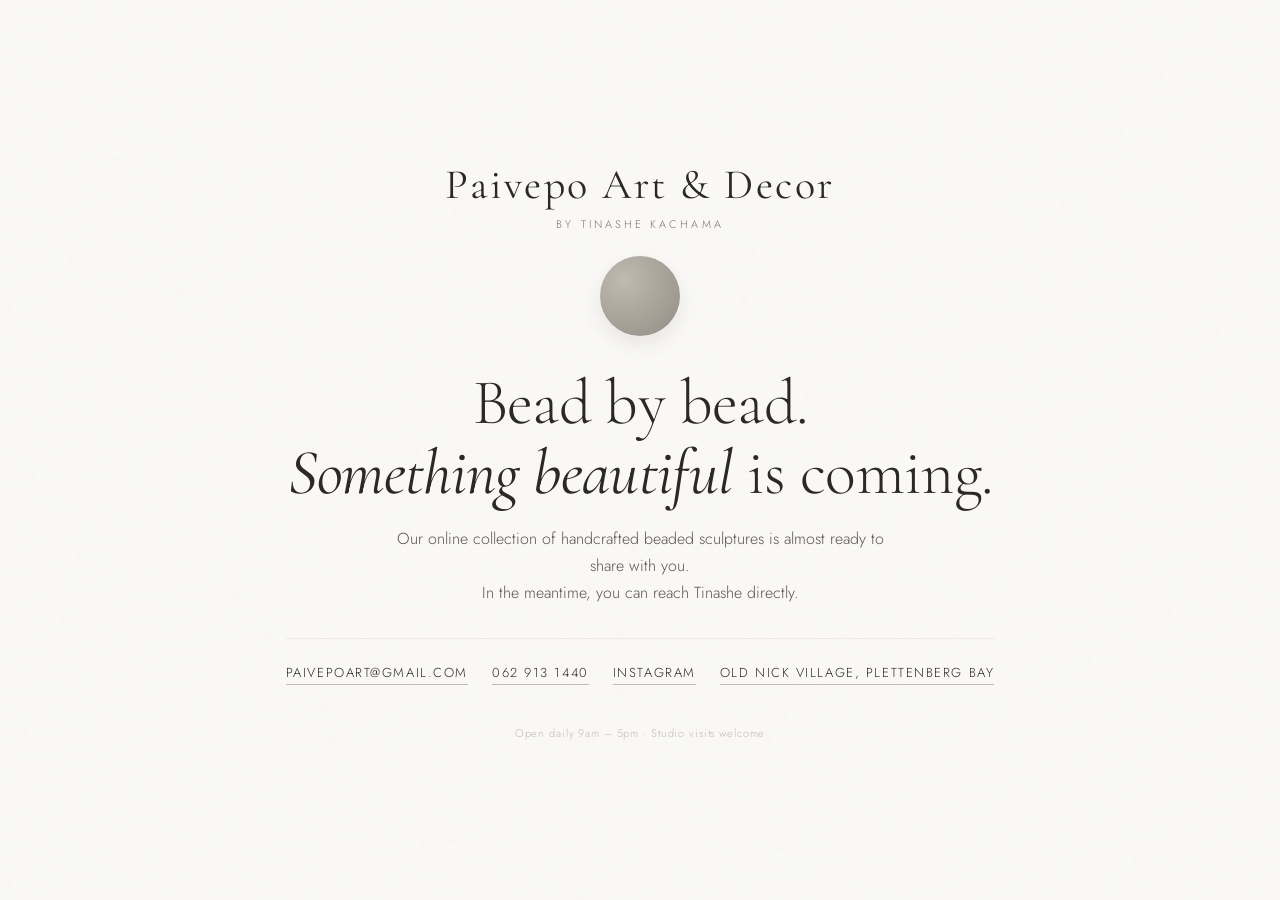
<file: coming-soon.html>
<!DOCTYPE html>
<html lang="en">
<head>
  <meta charset="UTF-8">
  <meta name="viewport" content="width=device-width, initial-scale=1.0">
  <title>Paivepo Art & Decor — Coming Soon</title>
  <meta name="description" content="Handmade beaded animal sculptures by Tinashe Kachama. Our new online home is under construction – we'll be with you shortly.">
  <link rel="preconnect" href="https://fonts.googleapis.com">
  <link rel="preconnect" href="https://fonts.gstatic.com" crossorigin>
  <link href="https://fonts.googleapis.com/css2?family=Cormorant+Garamond:ital,wght@0,300;0,400;0,500;1,300;1,400&family=Jost:wght@200;300;400;500&display=swap" rel="stylesheet">
  <style>
    * {
      margin: 0;
      padding: 0;
      box-sizing: border-box;
    }

    body {
      font-family: 'Jost', sans-serif;
      font-weight: 300;
      background: #FAF9F7;
      color: #2B2926;
      min-height: 100vh;
      display: flex;
      align-items: center;
      justify-content: center;
      padding: 24px;
      position: relative;
      overflow-x: hidden;
    }

    /* Film grain overlay (same as main site) */
    body::before {
      content: '';
      position: fixed;
      inset: -50%;
      width: 200%;
      height: 200%;
      background-image: url("data:image/svg+xml,%3Csvg viewBox='0 0 256 256' xmlns='http://www.w3.org/2000/svg'%3E%3Cfilter id='noise'%3E%3CfeTurbulence type='fractalNoise' baseFrequency='0.9' numOctaves='4' stitchTiles='stitch'/%3E%3C/filter%3E%3Crect width='100%25' height='100%25' filter='url(%23noise)' opacity='1'/%3E%3C/svg%3E");
      opacity: 0.028;
      pointer-events: none;
      z-index: 1;
      animation: grain 8s steps(1) infinite;
    }

    @keyframes grain {
      0%,100% { transform:translate(0,0); }
      10%  { transform:translate(-2%,-3%); }
      20%  { transform:translate(3%, 2%); }
      30%  { transform:translate(-1%, 4%); }
      40%  { transform:translate(4%,-1%); }
      50%  { transform:translate(-3%, 3%); }
      60%  { transform:translate(2%,-4%); }
      70%  { transform:translate(-4%, 1%); }
      80%  { transform:translate(1%, 2%); }
      90%  { transform:translate(3%,-2%); }
    }

    .container {
      position: relative;
      z-index: 2;
      max-width: 720px;
      text-align: center;
      animation: fadeInUp 0.8s cubic-bezier(0.16,1,0.3,1) forwards;
    }

    @keyframes fadeInUp {
      from {
        opacity: 0;
        transform: translateY(24px);
      }
      to {
        opacity: 1;
        transform: translateY(0);
      }
    }

    .logo {
      font-family: 'Cormorant Garamond', serif;
      font-size: clamp(28px, 6vw, 42px);
      font-weight: 400;
      letter-spacing: 0.06em;
      color: #2B2926;
      margin-bottom: 8px;
    }

    .logo span {
      display: block;
      font-size: 11px;
      letter-spacing: 0.28em;
      text-transform: uppercase;
      font-family: 'Jost', sans-serif;
      font-weight: 300;
      color: #7A756C;
      margin-top: 6px;
    }

    .hero-bead {
      width: 80px;
      height: 80px;
      margin: 24px auto 20px;
      background: radial-gradient(circle at 30% 30%, #C0BAB0, #928D84);
      border-radius: 50%;
      box-shadow: 0 8px 20px rgba(0,0,0,0.08);
      animation: pulse 2.2s infinite ease-in-out;
    }

    @keyframes pulse {
      0%, 100% { transform: scale(1); opacity: 0.7; }
      50% { transform: scale(1.08); opacity: 1; }
    }

    h1 {
      font-family: 'Cormorant Garamond', serif;
      font-size: clamp(36px, 8vw, 64px);
      font-weight: 300;
      line-height: 1.1;
      margin: 32px 0 16px;
      letter-spacing: -0.01em;
    }

    h1 em {
      font-style: italic;
      font-weight: 400;
    }

    .message {
      font-size: 16px;
      line-height: 1.7;
      color: #5A5650;
      margin-bottom: 32px;
      max-width: 500px;
      margin-left: auto;
      margin-right: auto;
    }

    .contact-line {
      margin-top: 32px;
      padding-top: 24px;
      border-top: 1px solid #EDEAE4;
      display: flex;
      flex-wrap: wrap;
      justify-content: center;
      gap: 24px;
      font-size: 13px;
      letter-spacing: 0.12em;
      text-transform: uppercase;
    }

    .contact-line a {
      color: #2B2926;
      text-decoration: none;
      border-bottom: 1px solid #C0BAB0;
      padding-bottom: 2px;
      transition: border-color 0.2s;
    }

    .contact-line a:hover {
      border-bottom-color: #2B2926;
    }

    .small-note {
      margin-top: 40px;
      font-size: 11px;
      color: #C0BAB0;
      letter-spacing: 0.08em;
    }

    @media (max-width: 640px) {
      body { padding: 32px 20px; }
      .contact-line { flex-direction: column; gap: 12px; }
    }
  </style>
</head>
<body>
  <div class="container">
    <div class="logo">
      Paivepo Art &amp; Decor
      <span>by Tinashe Kachama</span>
    </div>
    <div class="hero-bead"></div>
    <h1>Bead by bead.<br><em>Something beautiful</em> is coming.</h1>
    <p class="message">
      Our online collection of handcrafted beaded sculptures is almost ready to share with you.<br>
      In the meantime, you can reach Tinashe directly.
    </p>
    <div class="contact-line">
      <a href="mailto:paivepoart@gmail.com">paivepoart@gmail.com</a>
      <a href="tel:+27629131440">062 913 1440</a>
      <a href="https://www.instagram.com/paivepo_art_decor/" target="_blank" rel="noopener">Instagram</a>
      <a href="https://maps.google.com/?q=Old+Nick+Village+Plettenberg+Bay" target="_blank" rel="noopener">Old Nick Village, Plettenberg Bay</a>
    </div>
    <div class="small-note">
      Open daily 9am – 5pm · Studio visits welcome
    </div>
  </div>
</body>
</html>
</file>
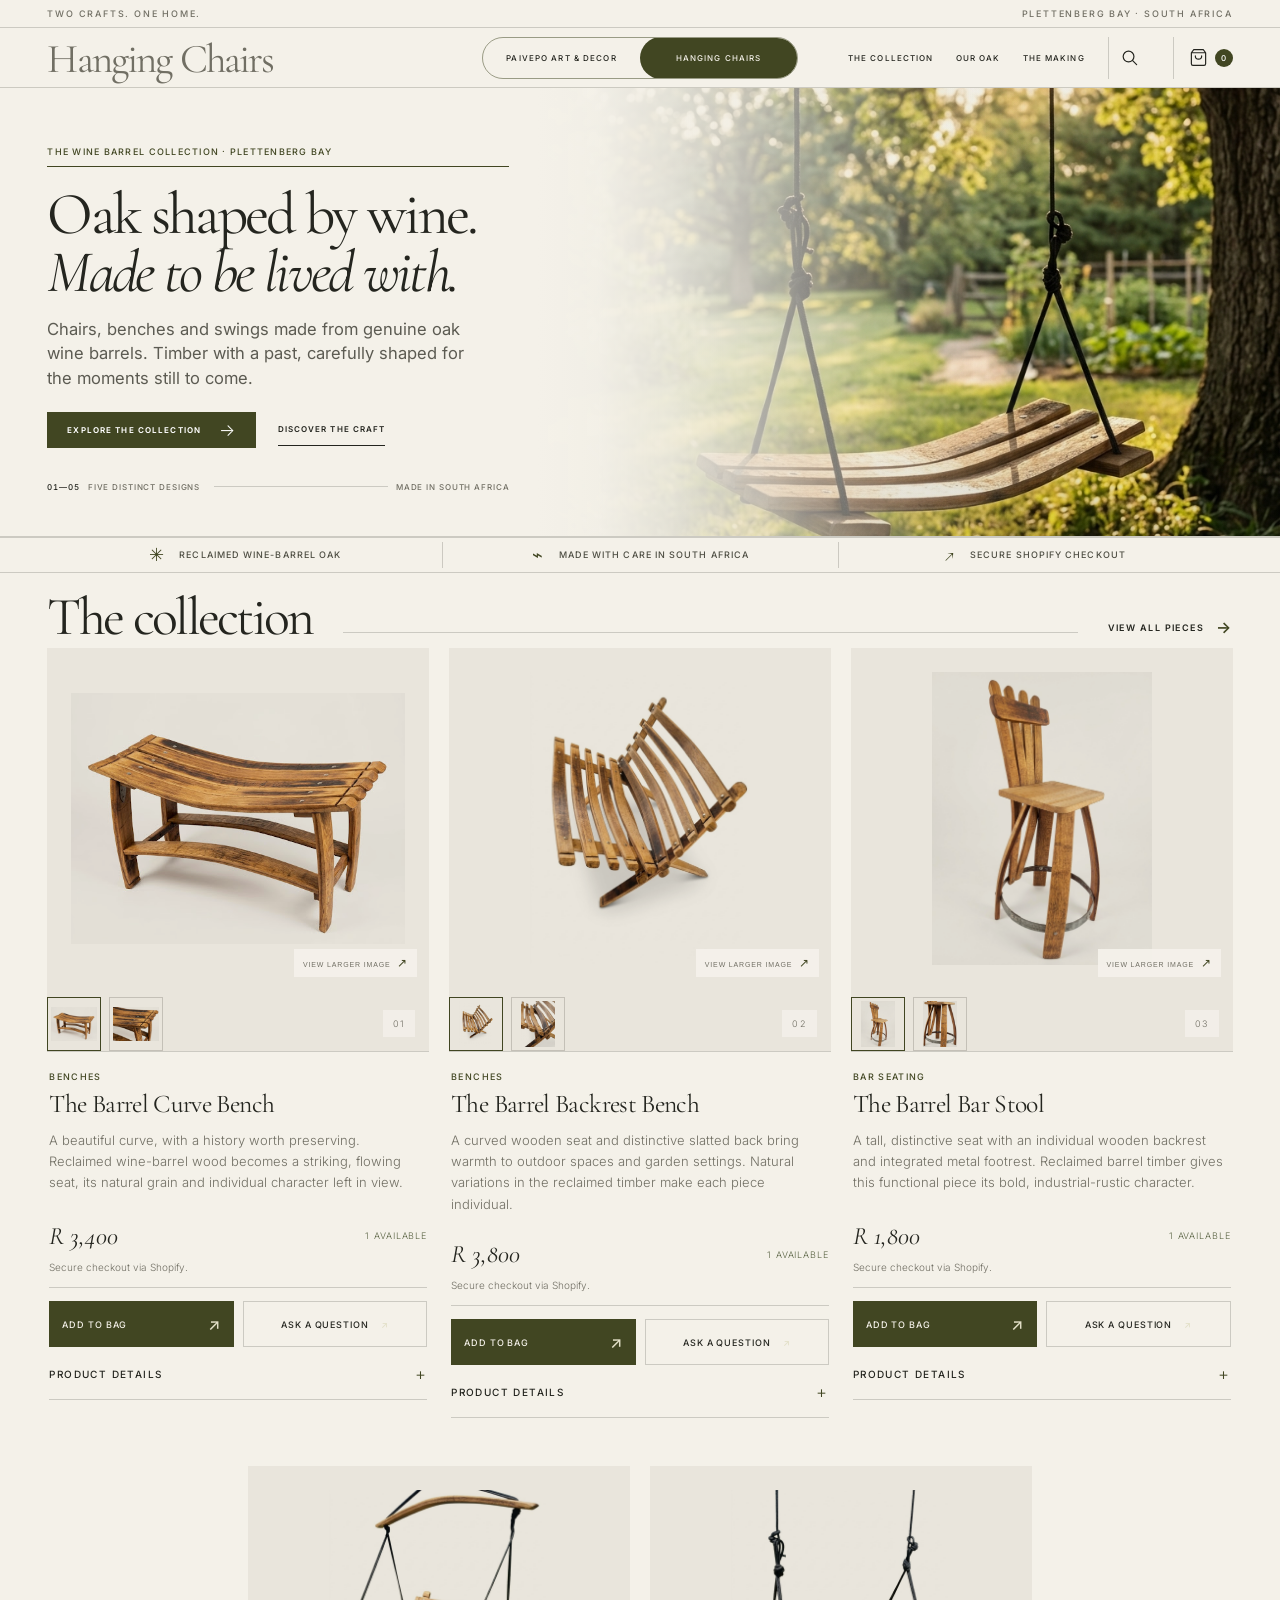
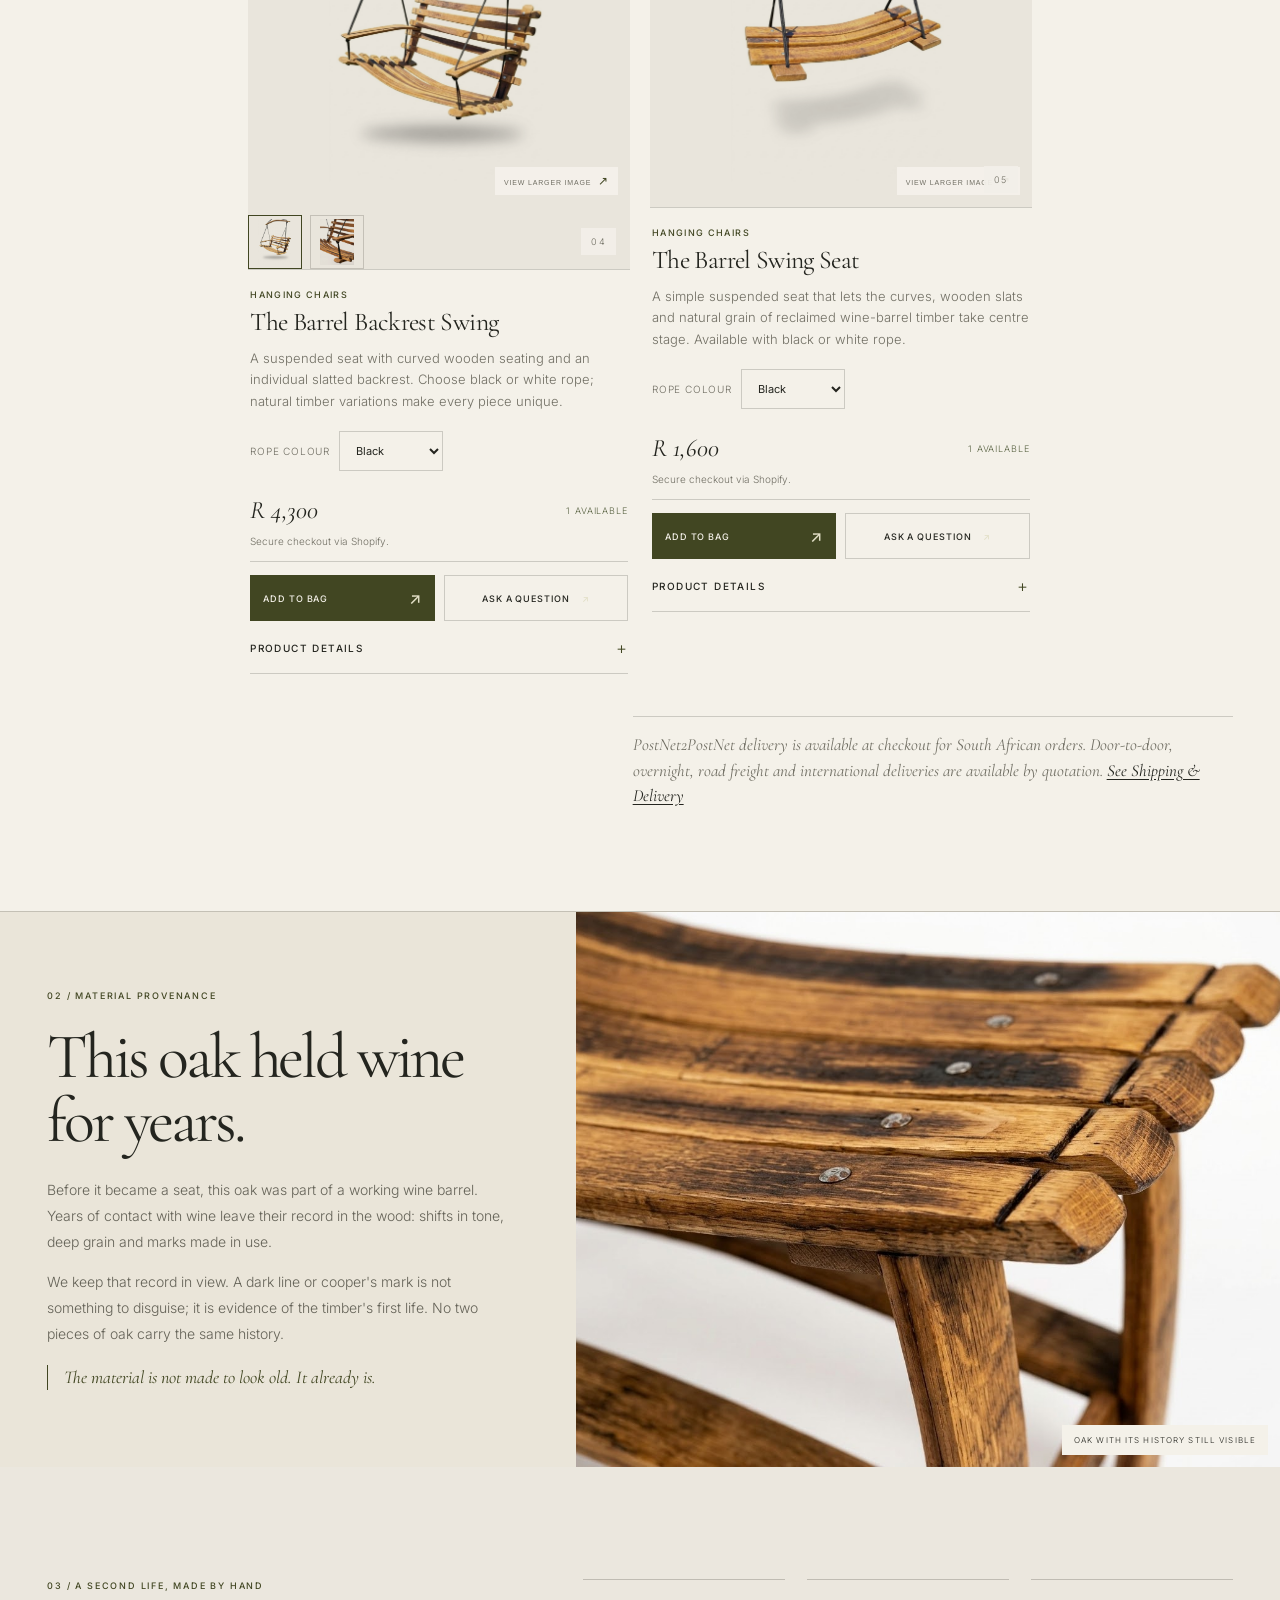
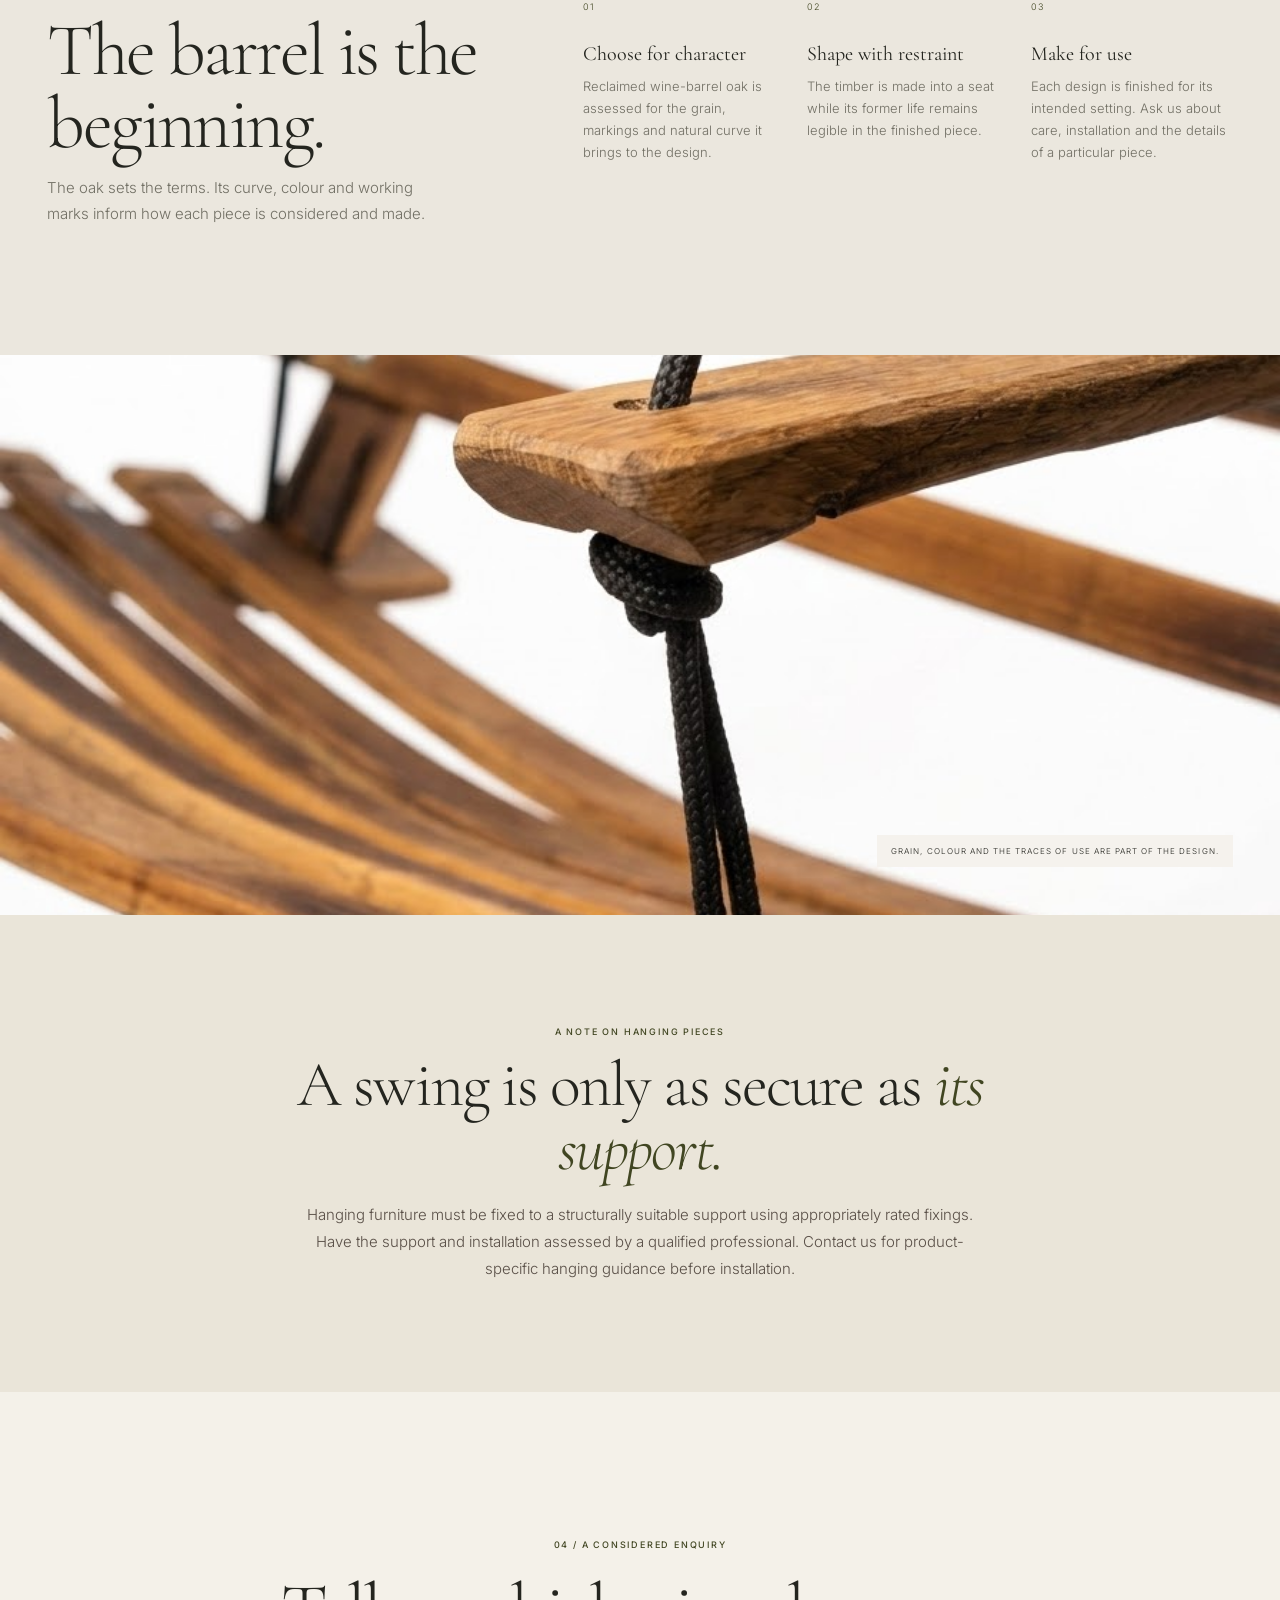
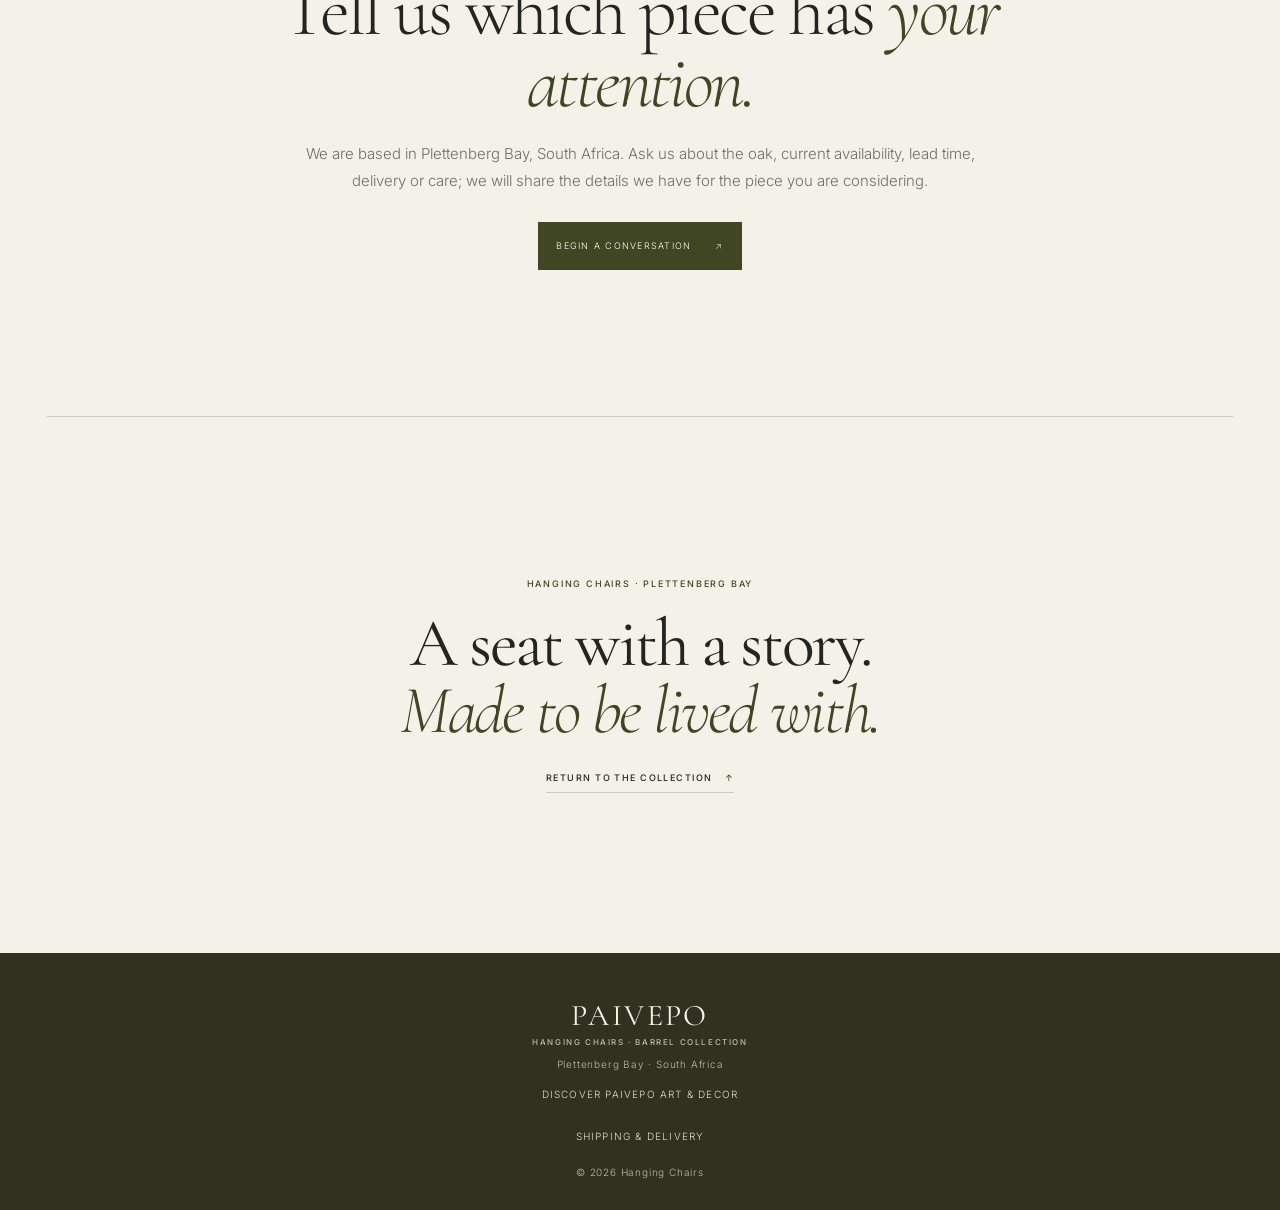
<file: hangingchairs.html>
<!doctype html>
<html lang="en-ZA">
  <head>
    <meta charset="UTF-8" />
    <meta name="viewport" content="width=device-width, initial-scale=1" />
    <title>Wine Barrel Furniture &amp; Hanging Swings | Paivepo</title>
    <meta
      name="description"
      content="Explore reclaimed oak benches, bar stools and hanging swings in Paivepo’s Wine Barrel Collection. Thoughtful furniture with a past, made in Plettenberg Bay, South Africa."
    />
    <link rel="canonical" href="https://paivepo.co.za/hangingchairs" />
    <meta property="og:type" content="website" />
    <meta
      property="og:title"
      content="Wine Barrel Furniture &amp; Hanging Swings | Paivepo"
    />
    <meta
      property="og:description"
      content="Discover distinctive benches, bar stools and hanging swings made from reclaimed wine-barrel oak in Plettenberg Bay, South Africa."
    />
    <meta
      property="og:image"
      content="https://paivepo.co.za/images/hanging_chair.jpg"
    />
    <meta property="og:site_name" content="Paivepo Art &amp; Decor" />
    <meta
      property="og:image:alt"
      content="Reclaimed oak swing seat suspended by rope in a garden setting"
    />
    <meta name="theme-color" content="#f5f2eb" />
    <meta property="og:url" content="https://paivepo.co.za/hangingchairs" />
    <meta property="og:locale" content="en_ZA" />
    <meta name="twitter:card" content="summary_large_image" />
    <meta
      name="twitter:title"
      content="Wine Barrel Furniture &amp; Hanging Swings | Paivepo"
    />
    <meta
      name="twitter:description"
      content="Discover reclaimed oak benches, bar stools and hanging swings from Paivepo in Plettenberg Bay, South Africa."
    />
    <meta
      name="twitter:image"
      content="https://paivepo.co.za/images/hanging_chair.jpg"
    />
    <meta
      name="twitter:image:alt"
      content="Reclaimed oak swing seat suspended by rope in a garden setting"
    />
    <script type="application/ld+json">
      {
        "@context": "https://schema.org",
        "@type": "ItemList",
        "name": "Paivepo Wine Barrel Furniture Collection",
        "itemListElement": [
          {
            "@type": "ListItem",
            "position": 1,
            "item": {
              "@type": "Product",
              "name": "The Barrel Curve Bench - Reclaimed Wine Barrel Wood",
              "productID": "15580840558781",
              "image": "https://paivepo.co.za/images/bench.jpg",
              "offers": {
                "@type": "Offer",
                "priceCurrency": "ZAR",
                "price": "3400.00",
                "availability": "https://schema.org/InStock",
                "url": "https://paivepoart.myshopify.com/products/the-barrel-curve-bench-reclaimed-wine-barrel-wood?variant=68360178729149"
              }
            }
          },
          {
            "@type": "ListItem",
            "position": 2,
            "item": {
              "@type": "Product",
              "name": "The Barrel Backrest Bench - Reclaimed Wine Barrel Wood",
              "productID": "15580891971773",
              "image": "https://paivepo.co.za/images/backbench.jpg",
              "offers": {
                "@type": "Offer",
                "priceCurrency": "ZAR",
                "price": "3800.00",
                "availability": "https://schema.org/InStock",
                "url": "https://paivepoart.myshopify.com/products/the-barrel-backrest-bench-reclaimed-wine-barrel-wood?variant=68360234795197"
              }
            }
          },
          {
            "@type": "ListItem",
            "position": 3,
            "item": {
              "@type": "Product",
              "name": "The Barrel Bar Stool - Reclaimed Wine Barrel Wood",
              "productID": "15580929491133",
              "image": "https://paivepo.co.za/images/bars_stool.jpg",
              "offers": {
                "@type": "Offer",
                "priceCurrency": "ZAR",
                "price": "1800.00",
                "availability": "https://schema.org/InStock",
                "url": "https://paivepoart.myshopify.com/products/the-barrel-bar-stool-reclaimed-wine-barrel-wood?variant=68360275689661"
              }
            }
          },
          {
            "@type": "ListItem",
            "position": 4,
            "item": {
              "@type": "Product",
              "name": "The Barrel Backrest Swing - Reclaimed Wine Barrel Wood",
              "productID": "15581429530813",
              "image": "https://paivepo.co.za/images/hanging_bench.jpg",
              "offers": [
                {
                  "@type": "Offer",
                  "name": "Black rope",
                  "priceCurrency": "ZAR",
                  "price": "4300.00",
                  "availability": "https://schema.org/InStock",
                  "url": "https://paivepoart.myshopify.com/products/the-barrel-backrest-swing-reclaimed-wine-barrel-wood?variant=68363835408573"
                },
                {
                  "@type": "Offer",
                  "name": "White rope",
                  "priceCurrency": "ZAR",
                  "price": "4300.00",
                  "availability": "https://schema.org/InStock",
                  "url": "https://paivepoart.myshopify.com/products/the-barrel-backrest-swing-reclaimed-wine-barrel-wood?variant=68363835441341"
                }
              ]
            }
          },
          {
            "@type": "ListItem",
            "position": 5,
            "item": {
              "@type": "Product",
              "name": "The Barrel Swing Seat - Reclaimed Wine Barrel Wood",
              "productID": "15581430808765",
              "image": "https://paivepo.co.za/images/hanging_chair.jpg",
              "offers": [
                {
                  "@type": "Offer",
                  "name": "Black rope",
                  "priceCurrency": "ZAR",
                  "price": "1600.00",
                  "availability": "https://schema.org/InStock",
                  "url": "https://paivepoart.myshopify.com/products/the-barrel-swing-seat-reclaimed-wine-barrel-wood?variant=68363833049277"
                },
                {
                  "@type": "Offer",
                  "name": "White rope",
                  "priceCurrency": "ZAR",
                  "price": "1600.00",
                  "availability": "https://schema.org/InStock",
                  "url": "https://paivepoart.myshopify.com/products/the-barrel-swing-seat-reclaimed-wine-barrel-wood?variant=68363833082045"
                }
              ]
            }
          }
        ]
      }
    </script>
    <link
      rel="preload"
      as="image"
      href="/images/hero.jpg"
      fetchpriority="high"
    />
    <link rel="preconnect" href="https://fonts.googleapis.com" />
    <link rel="preconnect" href="https://fonts.gstatic.com" crossorigin />
    <link
      href="https://fonts.googleapis.com/css2?family=Cormorant+Garamond:ital,wght@0,300;0,400;0,500;1,300;1,400&family=Inter:wght@300;400;500&display=swap"
      rel="stylesheet"
    />
    <link rel="stylesheet" href="/css/brand-bridge.css" />
    <link rel="stylesheet" href="/css/hangingchairs.css?v=9" />
    <link rel="icon" href="/favicon.ico" />
  </head>
  <body>
    <a class="hc-skip" href="#main-content">Skip to content</a>

    <div class="bb-bar">
      <span class="bb-bar__note">Two crafts. One home.</span>
      <span class="bb-bar__note">Plettenberg Bay · South Africa</span>
    </div>

    <header class="hc-masthead">
      <a class="hc-wordmark" href="/" aria-label="Hanging Chairs home">
        <span>Hanging Chairs</span>
      </a>
      <div
        class="bb-switch"
        data-side="barrel"
        role="group"
        aria-label="Switch between Paivepo Art & Decor and Hanging Chairs"
      >
        <span class="bb-switch__ind" aria-hidden="true"></span>
        <a class="bb-tab bb-tab--art" href="/">
          <span class="bb-long">Paivepo Art &amp; Decor</span>
          <span class="bb-short">Paivepo Art</span>
        </a>
        <a class="bb-tab bb-tab--barrel" href="#top" aria-current="page">
          <span class="bb-long">Hanging Chairs</span>
          <span class="bb-short">Chairs</span>
        </a>
      </div>
      <nav class="hc-nav" aria-label="Main navigation">
        <a href="#collection">The collection</a>
        <a href="#provenance">Our oak</a>
        <a href="#making">The making</a>
        <button
          class="hc-search-toggle"
          id="hc-search-toggle"
          type="button"
          aria-controls="hc-search"
          aria-expanded="false"
          aria-label="Search the collection"
        >
          <svg
            viewBox="0 0 24 24"
            width="19"
            height="19"
            fill="none"
            stroke="currentColor"
            stroke-width="1.5"
            stroke-linecap="round"
            aria-hidden="true"
          >
            <circle cx="10.8" cy="10.8" r="6.8"></circle>
            <path d="m16 16 5 5"></path>
          </svg>
        </button>
        <button
          class="hc-cart-toggle"
          id="hc-cart-toggle"
          type="button"
          aria-controls="hc-cart"
          aria-expanded="false"
          aria-label="Open shopping bag, 0 items"
        >
          <svg
            viewBox="0 0 24 24"
            width="19"
            height="19"
            fill="none"
            stroke="currentColor"
            stroke-width="1.5"
            stroke-linecap="round"
            stroke-linejoin="round"
            aria-hidden="true"
          >
            <path
              d="M6 2 3 6v14a2 2 0 0 0 2 2h14a2 2 0 0 0 2-2V6l-3-4zM3 6h18M16 10a4 4 0 0 1-8 0"
            />
          </svg>
          <span class="hc-cart-count" id="hc-cart-count" aria-hidden="true"
            >0</span
          >
        </button>
      </nav>
      <form class="hc-search" id="hc-search" role="search" hidden>
        <label class="hc-sr-only" for="hc-search-input"
          >Search the Wine Barrel Collection</label
        >
        <input
          id="hc-search-input"
          name="q"
          type="search"
          placeholder="Search the collection…"
          autocomplete="off"
        />
        <button id="hc-search-close" type="button" aria-label="Close search">
          ×
        </button>
      </form>
    </header>

    <main id="main-content" class="hc-main">
      <section class="hc-hero" id="top" aria-labelledby="hc-title">
        <div class="hc-hero__content">
          <p class="hc-kicker">The Wine Barrel Collection · Plettenberg Bay</p>
          <h1 id="hc-title">
            Oak shaped by wine.<br /><em>Made to be lived with.</em>
          </h1>
          <p class="hc-intro">
            Chairs, benches and swings made from genuine oak wine barrels.
            Timber with a past, carefully shaped for the moments still to come.
          </p>
          <div class="hc-hero__actions">
            <a class="hc-hero__primary" href="#collection">
              Explore the collection <span aria-hidden="true">→</span>
            </a>
            <a class="hc-hero__secondary" href="#making">Discover the craft</a>
          </div>
          <p class="hc-hero__edition">
            <span>01—05</span> Five distinct designs
            <i aria-hidden="true"></i> Made in South Africa
          </p>
        </div>
        <div class="hc-hero__image">
          <img
            src="/images/hero.jpg"
            alt="Original product photograph of the reclaimed oak swing seat with black suspension ropes"
            fetchpriority="high"
            loading="eager"
            decoding="async"
          />
        </div>
      </section>

      <section class="hc-trust" aria-label="The Hanging Chairs collection">
        <div class="hc-trust__item">
          <span class="hc-trust__symbol" aria-hidden="true">✳</span
          ><span class="hc-trust__label">Reclaimed wine-barrel oak</span>
        </div>
        <div class="hc-trust__item">
          <span class="hc-trust__symbol" aria-hidden="true">⌁</span
          ><span class="hc-trust__label">Made with care in South Africa</span>
        </div>
        <div class="hc-trust__item">
          <span class="hc-trust__symbol" aria-hidden="true">↗</span
          ><span class="hc-trust__label">Secure Shopify checkout</span>
        </div>
      </section>

      <section
        class="hc-collection"
        id="collection"
        aria-labelledby="collection-title"
      >
        <header class="hc-collection__heading">
          <h2 id="collection-title">The collection</h2>
          <span class="hc-collection__rule" aria-hidden="true"></span>
          <a class="hc-collection__all" href="#hc-products"
            >View all pieces <span aria-hidden="true">→</span></a
          >
        </header>

        <div
          class="hc-product-grid"
          id="hc-products"
          aria-label="Five designs in the Wine Barrel Collection"
        ></div>
        <p class="hc-no-results" id="hc-no-results" role="status" hidden>
          No pieces match that search. Try another name or material.
        </p>
        <p class="hc-collection__footnote">
          PostNet2PostNet delivery is available at checkout for South African
          orders. Door-to-door, overnight, road freight and international
          deliveries are available by quotation.
          <a href="/shipping-delivery">See Shipping &amp; Delivery</a>
        </p>
      </section>

      <section
        class="hc-provenance"
        id="provenance"
        aria-labelledby="hc-provenance-title"
      >
        <div class="hc-provenance__copy">
          <p class="hc-kicker">02 / Material provenance</p>
          <h2 id="hc-provenance-title">This oak held wine for years.</h2>
          <p>
            Before it became a seat, this oak was part of a working wine barrel.
            Years of contact with wine leave their record in the wood: shifts in
            tone, deep grain and marks made in use.
          </p>
          <p>
            We keep that record in view. A dark line or cooper's mark is not
            something to disguise; it is evidence of the timber's first life. No
            two pieces of oak carry the same history.
          </p>
          <p class="hc-provenance__note">
            The material is not made to look old. It already is.
          </p>
        </div>
        <div class="hc-provenance__image">
          <img
            src="/images/bench_zoom.jpg"
            alt="Close view of oak barrel staves, their grain, dark wine marks and old fastenings"
            loading="lazy"
            decoding="async"
          />
          <span>Oak with its history still visible</span>
        </div>
      </section>

      <section class="hc-making" id="making" aria-labelledby="hc-making-title">
        <div class="hc-making__intro">
          <p class="hc-kicker">03 / A second life, made by hand</p>
          <h2 id="hc-making-title">The barrel is the beginning.</h2>
          <p>
            The oak sets the terms. Its curve, colour and working marks inform
            how each piece is considered and made.
          </p>
        </div>
        <ol class="hc-making__steps">
          <li>
            <span>01</span>
            <h3>Choose for character</h3>
            <p>
              Reclaimed wine-barrel oak is assessed for the grain, markings and
              natural curve it brings to the design.
            </p>
          </li>
          <li>
            <span>02</span>
            <h3>Shape with restraint</h3>
            <p>
              The timber is made into a seat while its former life remains
              legible in the finished piece.
            </p>
          </li>
          <li>
            <span>03</span>
            <h3>Make for use</h3>
            <p>
              Each design is finished for its intended setting. Ask us about
              care, installation and the details of a particular piece.
            </p>
          </li>
        </ol>
      </section>

      <section
        class="hc-image-break"
        aria-label="Details of the oak and rope on a barrel-wood swing"
      >
        <img
          src="/images/hanging_bench_zoom.jpg"
          alt="Wine-barrel oak arm, rope and visible character marks on the backrest swing"
          loading="lazy"
          decoding="async"
        />
        <p>Grain, colour and the traces of use are part of the design.</p>
      </section>

      <section class="hc-safety" aria-labelledby="hc-safety-title">
        <p class="hc-kicker">A note on hanging pieces</p>
        <h2 id="hc-safety-title">
          A swing is only as secure as <em>its support.</em>
        </h2>
        <p>
          Hanging furniture must be fixed to a structurally suitable support
          using appropriately rated fixings. Have the support and installation
          assessed by a qualified professional. Contact us for product-specific
          hanging guidance before installation.
        </p>
      </section>

      <section
        class="hc-enquire"
        id="enquire"
        aria-labelledby="hc-enquire-title"
      >
        <p class="hc-kicker">04 / A considered enquiry</p>
        <h2 id="hc-enquire-title">
          Tell us which piece has <em>your attention.</em>
        </h2>
        <p>
          We are based in Plettenberg Bay, South Africa. Ask us about the oak,
          current availability, lead time, delivery or care; we will share the
          details we have for the piece you are considering.
        </p>
        <a
          class="hc-enquire__link"
          href="https://wa.me/27629131440?text=Hello%2C%20I%27d%20like%20to%20ask%20about%20the%20Wine%20Barrel%20Collection."
          target="_blank"
          rel="noopener noreferrer"
        >
          Begin a conversation <span aria-hidden="true">↗</span>
        </a>
      </section>

      <section class="hc-connect" aria-labelledby="hc-connect-title">
        <p class="hc-kicker">Hanging Chairs · Plettenberg Bay</p>
        <h2 id="hc-connect-title">
          A seat with a story.<br /><em>Made to be lived with.</em>
        </h2>
        <a class="hc-connect__link" href="#collection">
          Return to the collection <span aria-hidden="true">↑</span>
        </a>
      </section>
    </main>

    <footer class="hc-footer">
      <a class="hc-footer__brand" href="/"
        >PAIVEPO <span>Hanging Chairs · Barrel Collection</span></a
      >
      <p>Plettenberg Bay · South Africa</p>
      <a href="/">Discover Paivepo Art &amp; Decor</a>
      <a href="/shipping-delivery">Shipping &amp; Delivery</a>
      <small>© <span id="year"></span> Hanging Chairs</small>
    </footer>

    <div class="hc-cart-overlay" id="hc-cart-overlay" hidden></div>
    <aside
      class="hc-cart"
      id="hc-cart"
      role="dialog"
      aria-modal="true"
      aria-labelledby="hc-cart-title"
      aria-hidden="true"
      inert
    >
      <div class="hc-cart__header">
        <div>
          <p class="hc-kicker">Hanging Chairs</p>
          <h2 id="hc-cart-title">
            Your bag <span id="hc-cart-heading-count">(0)</span>
          </h2>
        </div>
        <button
          class="hc-cart__close"
          id="hc-cart-close"
          type="button"
          aria-label="Close shopping bag"
        >
          <span aria-hidden="true">×</span>
        </button>
      </div>
      <div class="hc-cart__body" id="hc-cart-body"></div>
      <div class="hc-cart__footer">
        <div class="hc-cart__subtotal">
          <span>Subtotal</span>
          <strong id="hc-cart-subtotal">R 0</strong>
        </div>
        <aside
          class="hc-cart__delivery"
          aria-labelledby="hc-cart-delivery-title"
        >
          <h3 id="hc-cart-delivery-title">Delivery Information</h3>
          <p>
            PostNet2PostNet delivery is available at checkout for South African
            orders. Door-to-door, overnight, road freight and international
            deliveries are available by quotation. Please contact us before
            ordering if you require an alternative delivery arrangement.
          </p>
          <a href="/shipping-delivery"
            >Read our Shipping &amp; Delivery information</a
          >
        </aside>
        <button class="hc-cart__checkout" id="hc-cart-checkout" type="button">
          Proceed to Shopify checkout <span aria-hidden="true">↗</span>
        </button>
        <a class="hc-cart__continue" href="#collection" id="hc-cart-continue">
          Continue exploring
        </a>
      </div>
    </aside>
    <div class="hc-toast" id="hc-toast" role="status" aria-live="polite"></div>
    <dialog
      class="hc-lightbox"
      id="hc-lightbox"
      aria-label="Product image preview"
    >
      <button
        class="hc-lightbox__close"
        id="hc-lightbox-close"
        type="button"
        aria-label="Close image preview"
      >
        ×
      </button>
      <button
        class="hc-lightbox__arrow hc-lightbox__arrow--previous"
        id="hc-lightbox-previous"
        type="button"
        aria-label="Previous image"
        hidden
      >
        ‹
      </button>
      <button
        class="hc-lightbox__arrow hc-lightbox__arrow--next"
        id="hc-lightbox-next"
        type="button"
        aria-label="Next image"
        hidden
      >
        ›
      </button>
      <figure class="hc-lightbox__figure">
        <img id="hc-lightbox-image" alt="" />
        <figcaption>
          <span>
            <strong id="hc-lightbox-product"></strong>
            <span id="hc-lightbox-description"></span>
          </span>
          <span
            class="hc-lightbox__counter"
            id="hc-lightbox-counter"
            aria-live="polite"
          ></span>
        </figcaption>
      </figure>
    </dialog>

    <script type="module" src="/js/hangingchairs.js?v=4"></script>
  </body>
</html>
</file>
<file: css/brand-bridge.css>
:root {
  --bb-char: #120b07;
  --bb-oak-900: #1a110b;
  --bb-tannin: #6e1f2b;
  --bb-brass: #b8893e;
  --bb-brass-hi: #d8ae62;
  --bb-linen: #efe6d4;
  --bb-linen-dim: rgba(239, 230, 212, 0.64);
  --bb-display: "Big Shoulders Display", "Arial Narrow", Impact, sans-serif;
  --bb-serif: "Fraunces", Georgia, "Times New Roman", serif;
  --bb-ease: cubic-bezier(0.16, 1, 0.3, 1);
  --bar-h: 34px;
  --head-h: calc(var(--nav-h, 80px) + var(--bar-h));
}

@media (max-width: 768px) {
  :root {
    --bar-h: 32px;
  }
}

#nav {
  top: var(--bar-h);
}

.prod-layout,
.con-layout {
  padding-top: var(--head-h);
}

@media (min-width: 769px) {
  .prod-imgs {
    top: var(--head-h);
    height: calc(100vh - var(--head-h));
  }
}

.pg-hero {
  padding-top: max(clamp(120px, 16vw, 200px), calc(var(--head-h) + 24px));
}

.bb-bar {
  position: fixed;
  inset: 0 0 auto;
  height: var(--bar-h);
  z-index: 8985;
  display: grid;
  grid-template-columns: 1fr auto 1fr;
  align-items: center;
  padding: 0 var(--side, 40px);
  background:
    repeating-linear-gradient(
      90deg,
      rgba(255, 255, 255, 0.018) 0 1px,
      transparent 1px 6px
    ),
    var(--bb-char);
  border-bottom: 1px solid rgba(184, 137, 62, 0.24);
  font-family: var(--font-sans, Inter, sans-serif);
}

.bb-bar__note {
  color: rgba(239, 230, 212, 0.42);
  font-size: 10px;
  letter-spacing: 0.2em;
  text-transform: uppercase;
  white-space: nowrap;
}

.bb-bar__note:last-child {
  justify-self: end;
  text-align: right;
}

.bb-switch {
  --bb-x: 0%;
  --bb-ind: var(--bb-linen);
  --bb-t-art: var(--bb-char);
  --bb-t-bar: var(--bb-linen-dim);

  position: relative;
  display: inline-grid;
  grid-template-columns: 1fr 1fr;
  height: 26px;
  border: 1px solid rgba(184, 137, 62, 0.42);
  border-radius: 2px;
  isolation: isolate;
}

.bb-switch__ind {
  position: absolute;
  inset: -1px auto -1px -1px;
  width: calc(50% + 1px);
  z-index: 0;
  border-radius: 2px;
  background: var(--bb-ind);
  transform: translateX(var(--bb-x));
  transition:
    transform 0.6s var(--bb-ease),
    background-color 0.5s ease;
}

.bb-switch[data-side="barrel"] {
  --bb-x: 100%;
  --bb-ind: var(--bb-tannin);
  --bb-t-art: var(--bb-linen-dim);
  --bb-t-bar: var(--bb-linen);
}

.bb-switch:has(.bb-tab--barrel:hover),
.bb-switch:has(.bb-tab--barrel:focus-visible) {
  --bb-x: 100%;
  --bb-ind: var(--bb-tannin);
  --bb-t-art: var(--bb-linen-dim);
  --bb-t-bar: var(--bb-linen);
}

.bb-tab {
  position: relative;
  z-index: 1;
  display: flex;
  min-width: 124px;
  align-items: center;
  justify-content: center;
  gap: 9px;
  padding: 0 18px;
  border: 0;
  background: none;
  color: var(--bb-t-art);
  cursor: pointer;
  font: 500 10px/1 var(--font-sans, Inter, sans-serif);
  letter-spacing: 0.16em;
  text-decoration: none;
  text-transform: uppercase;
  white-space: nowrap;
}

.bb-tab--art {
  color: var(--bb-t-art);
}

.bb-tab--barrel {
  color: var(--bb-t-bar);
}

.bb-tab:focus-visible {
  outline: 2px solid var(--bb-brass-hi);
  outline-offset: 3px;
}

.bb-tab::before {
  width: 6px;
  height: 6px;
  flex: none;
  background: currentColor;
  content: "";
}

.bb-tab--art::before {
  transform: rotate(45deg);
}

.bb-tab--barrel::before {
  border: 1.5px solid currentColor;
  border-radius: 50%;
  background: none;
}

.bb-short {
  display: none;
}

@media (max-width: 900px) {
  .bb-bar {
    grid-template-columns: 1fr;
    justify-items: center;
  }

  .bb-bar__note {
    display: none;
  }
}

@media (max-width: 480px) {
  .bb-long {
    display: none;
  }

  .bb-short {
    display: inline;
  }

  .bb-tab {
    min-width: 0;
    padding: 0 20px;
  }
}

.bb-band {
  position: relative;
  overflow: hidden;
  padding: clamp(72px, 9vw, 120px) var(--side, 40px);
  background:
    repeating-linear-gradient(
      90deg,
      rgba(255, 255, 255, 0.014) 0 1px,
      transparent 1px 8px
    ),
    linear-gradient(180deg, var(--bb-oak-900), var(--bb-char));
  color: var(--bb-linen);
}

.bb-band::before,
.bb-band::after {
  position: absolute;
  right: 0;
  left: 0;
  height: 12px;
  background:
    radial-gradient(circle at 50% 50%, var(--bb-brass) 0 2px, transparent 2.6px)
      0 0 / 96px 100% repeat-x,
    linear-gradient(180deg, #58504a, #2b2825 45%, #0e0b09);
  box-shadow:
    0 1px 0 rgba(216, 174, 98, 0.35),
    0 -1px 0 rgba(0, 0, 0, 0.6);
  content: "";
}

.bb-band::before {
  top: 18px;
}

.bb-band::after {
  bottom: 18px;
}

.bb-band__inner {
  position: relative;
  display: grid;
  max-width: var(--max-w, 1200px);
  grid-template-columns: minmax(0, 1.4fr) auto;
  align-items: end;
  gap: 28px 64px;
  margin: 0 auto;
}

.bb-band__eyebrow {
  margin: 0 0 18px;
  color: var(--bb-brass-hi);
  font: 500 10px/1 var(--font-sans, Inter, sans-serif);
  letter-spacing: 0.26em;
  text-transform: uppercase;
}

.bb-band__title {
  margin: 0 0 14px;
  color: var(--bb-linen);
  font: 700 clamp(40px, 7vw, 88px)/0.9 var(--bb-display);
  letter-spacing: 0.01em;
  text-transform: uppercase;
}

.bb-band__sub {
  margin: 0;
  color: var(--bb-brass-hi);
  font: italic 300 clamp(18px, 2.2vw, 24px)/1.3 var(--bb-serif);
}

.bb-band__pieces {
  display: flex;
  grid-column: 1 / -1;
  flex-wrap: wrap;
  gap: 8px 14px;
  margin: 10px 0 0;
  padding: 22px 0 0;
  border-top: 1px solid rgba(216, 174, 98, 0.2);
  color: rgba(239, 230, 212, 0.5);
  font: 400 11px/1.4 var(--font-sans, Inter, sans-serif);
  letter-spacing: 0.18em;
  list-style: none;
  text-transform: uppercase;
}

.bb-band__pieces li + li::before {
  display: inline-block;
  width: 4px;
  height: 4px;
  margin-right: 14px;
  border-radius: 50%;
  background: var(--bb-brass);
  content: "";
  vertical-align: middle;
}

.bb-cta {
  position: relative;
  display: inline-flex;
  align-items: center;
  gap: 12px;
  padding: 17px 28px;
  border: 0;
  border-radius: 1px;
  background: var(--bb-brass);
  color: var(--bb-char);
  font: 600 11px/1 var(--font-sans, Inter, sans-serif);
  letter-spacing: 0.18em;
  text-decoration: none;
  text-transform: uppercase;
  transition: background 0.3s ease;
}

.bb-cta:hover {
  background: var(--bb-brass-hi);
}

.bb-cta:focus-visible {
  outline: 2px solid var(--bb-linen);
  outline-offset: 3px;
}

.bb-cta span {
  display: inline-block;
  transition: transform 0.4s var(--bb-ease);
}

.bb-cta:hover span {
  transform: translateX(5px);
}

.mm-link--barrel small {
  display: block;
  margin-top: 3px;
  color: var(--bb-tannin);
  font: 500 9px/1 var(--font-sans, Inter, sans-serif);
  letter-spacing: 0.22em;
  text-transform: uppercase;
}

@media (max-width: 768px) {
  .bb-band {
    padding: 80px var(--side-mob, 24px);
  }

  .bb-band__inner {
    grid-template-columns: 1fr;
  }

  .bb-band .bb-cta {
    justify-content: center;
  }
}

@media (prefers-reduced-motion: reduce) {
  .bb-switch__ind,
  .bb-tab,
  .bb-cta span {
    transition-duration: 0.01ms !important;
    transition-delay: 0s !important;
  }
}

@media print {
  .bb-bar,
  .bb-band {
    display: none !important;
  }
}
</file>
<file: css/hangingchairs.css>
:root {
  color-scheme: light;
  --font-sans: "Inter", system-ui, sans-serif;
  --font-serif: "Cormorant Garamond", Georgia, serif;
  --nav-h: 0px;
  --side: clamp(24px, 6vw, 104px);
  --max-w: 1480px;
  --hc-ink: #211b17;
  --hc-muted: #746b62;
  --hc-paper: #f5f2ec;
  --hc-accent: #9a6b45;
  --hc-line: rgba(33, 27, 23, 0.18);
}

*,
*::before,
*::after {
  box-sizing: border-box;
}

html {
  scroll-behavior: smooth;
}

body {
  min-width: 0;
  margin: 0;
  background: var(--hc-paper);
  color: var(--hc-ink);
  font-family: var(--font-sans);
  font-weight: 300;
}

a {
  color: inherit;
  text-decoration: none;
}

.hc-skip {
  position: fixed;
  top: 8px;
  left: 8px;
  z-index: 9999;
  padding: 12px 16px;
  transform: translateY(-160%);
  background: var(--hc-ink);
  color: white;
}

.hc-skip:focus {
  transform: translateY(0);
}

.hc-main {
  width: 100%;
  padding-top: calc(var(--bar-h) + clamp(32px, 5vw, 68px));
}

.hc-hero,
.hc-story,
.hc-collection,
.hc-connect {
  width: calc(100% - var(--side) - var(--side));
  max-width: var(--max-w);
  margin-right: auto;
  margin-left: auto;
}

.hc-hero {
  position: relative;
  display: grid;
  min-height: min(760px, calc(100svh - var(--bar-h) - 48px));
  grid-template-columns: minmax(0, 1fr) minmax(0, 0.88fr);
  align-items: center;
  gap: clamp(32px, 7vw, 100px);
  padding-bottom: 48px;
}

.hc-hero__image {
  position: relative;
  height: clamp(420px, 62vw, 690px);
  overflow: hidden;
  background: #e8e2d9;
}

.hc-hero__image::after {
  position: absolute;
  inset: 0;
  border: 1px solid rgba(33, 27, 23, 0.08);
  content: "";
  pointer-events: none;
}

.hc-hero__image img,
.hc-image-break img {
  display: block;
  width: 100%;
  height: 100%;
  object-fit: cover;
}

.hc-hero__image img {
  object-fit: contain;
  object-position: center;
  mix-blend-mode: multiply;
}

.hc-hero__content {
  max-width: 510px;
  padding: 24px 0 42px;
}

.hc-kicker {
  margin: 0 0 22px;
  color: var(--hc-accent);
  font-size: 10px;
  font-weight: 500;
  letter-spacing: 0.24em;
  line-height: 1.6;
  text-transform: uppercase;
}

.hc-hero h1 {
  margin: 0;
  font: 400 clamp(66px, 9.5vw, 132px)/0.82 var(--font-serif);
  letter-spacing: -0.06em;
}

.hc-hero h1 em,
.hc-story h2 em,
.hc-connect h2 em {
  color: var(--hc-accent);
  font-weight: 300;
}

.hc-intro {
  max-width: 400px;
  margin: 26px 0 34px;
  color: var(--hc-muted);
  font: 400 clamp(19px, 2.4vw, 25px)/1.4 var(--font-serif);
}

.hc-scroll,
.hc-connect__link {
  display: inline-flex;
  align-items: center;
  gap: 12px;
  padding-bottom: 9px;
  border-bottom: 1px solid var(--hc-line);
  color: var(--hc-ink);
  font-size: 10px;
  font-weight: 500;
  letter-spacing: 0.16em;
  text-transform: uppercase;
}

.hc-scroll span,
.hc-connect__link span {
  color: var(--hc-accent);
  transition: transform 0.25s ease;
}

.hc-scroll:hover span {
  transform: translateY(3px);
}

.hc-index {
  position: absolute;
  right: 0;
  bottom: 20px;
  color: var(--hc-muted);
  font-size: 9px;
  letter-spacing: 0.17em;
}

.hc-story {
  display: grid;
  grid-template-columns: minmax(150px, 0.65fr) minmax(0, 1.35fr);
  gap: 36px;
  padding: clamp(76px, 12vw, 154px) 0;
  border-top: 1px solid var(--hc-line);
}

.hc-story__label .hc-kicker {
  margin-bottom: 20px;
}

.hc-story__label > span {
  color: var(--hc-muted);
  font-size: 9px;
  letter-spacing: 0.18em;
}

.hc-story__copy {
  max-width: 700px;
}

.hc-story h2,
.hc-connect h2 {
  margin: 0;
  font: 400 clamp(40px, 6.5vw, 76px)/0.98 var(--font-serif);
  letter-spacing: -0.035em;
}

.hc-story__copy > p {
  max-width: 570px;
  color: var(--hc-muted);
  font-size: 13px;
  line-height: 1.9;
}

.hc-story__copy > p:first-of-type {
  margin: 24px 0 12px;
}

.hc-story__copy > .hc-story__note {
  margin: 24px 0 0;
  padding-left: 18px;
  border-left: 1px solid var(--hc-accent);
  color: var(--hc-ink);
  font: italic 400 20px/1.4 var(--font-serif);
}

.hc-image-break {
  position: relative;
  width: 100%;
  height: clamp(260px, 46vw, 570px);
  overflow: hidden;
  background: #e8e2d9;
}

.hc-image-break img {
  object-position: center 54%;
}

.hc-image-break p {
  position: absolute;
  right: 18px;
  bottom: 18px;
  margin: 0;
  padding: 11px 14px;
  background: rgba(245, 242, 236, 0.94);
  color: var(--hc-ink);
  font-size: 9px;
  letter-spacing: 0.13em;
  text-transform: uppercase;
}

.hc-connect {
  padding: clamp(84px, 13vw, 160px) 0;
  text-align: center;
}

.hc-connect .hc-kicker {
  margin-bottom: 20px;
}

.hc-connect h2 {
  font-size: clamp(36px, 6vw, 68px);
}

.hc-connect__link {
  margin-top: 28px;
}

.hc-connect__link:hover span {
  transform: translateX(4px);
}

.hc-footer {
  display: flex;
  flex-direction: column;
  align-items: center;
  gap: 12px;
  padding: 42px 24px 28px;
  background: var(--bb-char);
  color: var(--bb-linen);
  text-align: center;
}

.hc-footer a {
  color: inherit;
}

.hc-footer__brand {
  font: 400 30px/1 var(--font-serif);
}

.hc-footer p,
.hc-footer small {
  margin: 0;
  color: var(--bb-linen-dim);
  font-size: 10px;
  letter-spacing: 0.08em;
}

.hc-footer > a:not(.hc-footer__brand) {
  margin: 6px 0 12px;
  color: var(--bb-brass-hi);
  font-size: 10px;
  letter-spacing: 0.12em;
  text-transform: uppercase;
}

.hc-collection {
  padding: clamp(72px, 10vw, 128px) 0;
  border-top: 1px solid var(--hc-line);
}

.hc-collection__heading {
  max-width: 760px;
  margin: 0 auto clamp(42px, 6vw, 72px);
  text-align: center;
}

.hc-collection__heading .hc-kicker {
  margin-bottom: 16px;
}

.hc-collection__heading h2 {
  margin: 0;
  font: 400 clamp(44px, 7vw, 88px)/0.94 var(--font-serif);
  letter-spacing: -0.045em;
}

.hc-collection__heading h2 em {
  color: var(--hc-accent);
  font-weight: 300;
}

.hc-collection__heading > p:last-child {
  max-width: 560px;
  margin: 18px auto 0;
  color: var(--hc-muted);
  font: 400 clamp(17px, 2vw, 22px)/1.45 var(--font-serif);
}

.hc-product-grid {
  display: grid;
  grid-template-columns: repeat(2, minmax(0, 1fr));
  align-items: stretch;
  gap: clamp(46px, 6vw, 80px) clamp(28px, 4vw, 58px);
}

.hc-product {
  display: flex;
  min-width: 0;
  flex-direction: column;
}

.hc-product:last-child:nth-child(odd) {
  width: calc((100% - clamp(28px, 4vw, 58px)) / 2);
  grid-column: 1 / -1;
  justify-self: center;
}

.hc-product__visual {
  position: relative;
  margin-bottom: 22px;
  background: #f9f8f5;
}

.hc-product__image {
  position: relative;
  display: grid;
  overflow: hidden;
  aspect-ratio: 1;
  place-items: center;
  margin: 0;
  background: #f9f8f5;
}

.hc-product__image img {
  display: block;
  width: 100%;
  height: 100%;
  object-fit: contain;
  transition: transform 0.6s cubic-bezier(0.16, 1, 0.3, 1);
}

.hc-product__visual:hover .hc-product__image img {
  transform: scale(1.025);
}

.hc-product__number {
  position: absolute;
  right: 12px;
  bottom: 12px;
  padding: 8px 10px;
  background: rgba(245, 242, 236, 0.94);
  color: var(--hc-muted);
  font-size: 9px;
  letter-spacing: 0.14em;
}

.hc-product__copy {
  display: flex;
  flex: 1;
  flex-direction: column;
  padding: 0 2px;
}

.hc-product__category {
  margin: 0 0 8px;
  color: var(--hc-accent);
  font-size: 9px;
  font-weight: 500;
  letter-spacing: 0.18em;
  text-transform: uppercase;
}

.hc-product__copy h3 {
  margin: 0;
  font: 400 clamp(28px, 3.4vw, 40px)/1 var(--font-serif);
  letter-spacing: -0.02em;
}

.hc-product__description {
  flex: 1;
  min-height: 72px;
  margin: 14px 0 18px;
  color: var(--hc-muted);
  font-size: 11px;
  line-height: 1.8;
}

.hc-product__variant-label {
  display: flex;
  align-items: center;
  gap: 12px;
  margin: 0 0 16px;
  color: var(--hc-muted);
  font-size: 10px;
  letter-spacing: 0.08em;
  text-transform: uppercase;
}

.hc-product__variant {
  min-width: 104px;
  padding: 8px 28px 8px 10px;
  border: 1px solid var(--hc-line);
  border-radius: 0;
  background: transparent;
  color: var(--hc-ink);
  font: 400 11px/1.2 var(--font-sans);
}

.hc-product__variant:focus-visible {
  outline: 2px solid var(--hc-accent);
  outline-offset: 2px;
}

.hc-product__purchase {
  display: flex;
  align-items: baseline;
  justify-content: space-between;
  gap: 16px;
  margin: 0 0 17px;
}

.hc-product__price {
  margin: 0;
  color: var(--hc-ink);
  font: italic 400 21px/1.2 var(--font-serif);
}

.hc-product__stock {
  margin: 0;
  color: var(--hc-muted);
  font-size: 9px;
  letter-spacing: 0.1em;
  text-transform: uppercase;
}

.hc-product__actions {
  display: flex;
  flex-wrap: wrap;
  align-items: center;
  gap: 12px;
  padding-bottom: 18px;
  border-bottom: 1px solid var(--hc-line);
}

.hc-product__enquire {
  display: inline-flex;
  align-items: center;
  gap: 12px;
  padding: 13px 15px;
  background: var(--bb-char);
  color: var(--bb-linen);
  font-size: 9px;
  font-weight: 500;
  letter-spacing: 0.13em;
  text-transform: uppercase;
  transition: background 0.25s ease;
}

.hc-product__enquire:hover {
  background: #4a3323;
}

.hc-product__enquire span {
  color: var(--bb-brass-hi);
}

.hc-product__details {
  margin-top: 2px;
}

.hc-product__details summary {
  display: flex;
  align-items: center;
  justify-content: space-between;
  gap: 16px;
  padding: 15px 0;
  color: var(--hc-ink);
  cursor: pointer;
  font-size: 9px;
  font-weight: 500;
  letter-spacing: 0.14em;
  list-style: none;
  text-transform: uppercase;
}

.hc-product__details summary::-webkit-details-marker {
  display: none;
}

.hc-product__details summary span {
  color: var(--hc-accent);
  font-size: 17px;
  font-weight: 300;
  transition: transform 0.2s ease;
}

.hc-product__details[open] summary span {
  transform: rotate(45deg);
}

.hc-product__details summary:focus-visible,
.hc-product__enquire:focus-visible,
.hc-scroll:focus-visible,
.hc-connect__link:focus-visible,
.hc-footer a:focus-visible {
  outline: 2px solid var(--hc-accent);
  outline-offset: 3px;
}

.hc-product__detail-body {
  padding: 5px 0 14px;
}

.hc-product__detail-body dl {
  margin: 0;
}

.hc-spec {
  display: grid;
  grid-template-columns: minmax(110px, 0.72fr) minmax(0, 1.28fr);
  gap: 12px;
  padding: 10px 0;
  border-top: 1px solid rgba(33, 27, 23, 0.1);
  font-size: 10px;
  line-height: 1.6;
}

.hc-spec dt {
  color: var(--hc-muted);
}

.hc-spec dd {
  margin: 0;
  color: var(--hc-ink);
}

.hc-safety {
  width: 100%;
  padding: clamp(56px, 8vw, 96px) var(--side);
  background: #e9e3da;
  text-align: center;
}

.hc-safety .hc-kicker {
  margin-bottom: 14px;
}

.hc-safety h2 {
  max-width: 680px;
  margin: 0 auto;
  font: 400 clamp(36px, 5.5vw, 64px)/1 var(--font-serif);
  letter-spacing: -0.03em;
}

.hc-safety h2 em {
  color: var(--hc-accent);
  font-weight: 300;
}

.hc-safety > p:last-child {
  max-width: 740px;
  margin: 20px auto 0;
  color: #594f47;
  font-size: 11px;
  line-height: 1.85;
}

@media (max-width: 760px) {
  :root {
    --side: 24px;
  }

  .hc-main {
    padding-top: calc(var(--bar-h) + 32px);
  }

  .hc-hero,
  .hc-story,
  .hc-collection,
  .hc-connect {
    width: calc(100% - var(--side) - var(--side));
  }

  .hc-hero {
    min-height: 0;
    grid-template-columns: 1fr;
    gap: 28px;
    padding-bottom: 50px;
  }

  .hc-hero__image {
    height: min(112vw, 560px);
  }

  .hc-hero__content {
    max-width: none;
    padding: 0 0 24px;
  }

  .hc-hero h1 {
    font-size: clamp(64px, 16vw, 104px);
  }

  .hc-intro {
    max-width: 420px;
    margin: 20px 0 24px;
  }

  .hc-index {
    bottom: 14px;
  }

  .hc-story {
    grid-template-columns: 1fr;
    gap: 26px;
    padding: 76px 0;
  }

  .hc-product-grid {
    grid-template-columns: 1fr;
    gap: 54px;
  }

  .hc-product:last-child:nth-child(odd) {
    width: auto;
    grid-column: auto;
    justify-self: stretch;
  }

  .hc-product__description {
    min-height: 0;
  }

  .hc-safety {
    padding-right: var(--side);
    padding-left: var(--side);
  }

  .hc-story__label {
    display: flex;
    align-items: baseline;
    justify-content: space-between;
  }

  .hc-story__label .hc-kicker {
    margin: 0;
  }

  .hc-image-break {
    height: min(78vw, 400px);
  }
}

@media (max-width: 480px) {
  :root {
    --side: 20px;
  }

  .hc-hero__image {
    height: 108vw;
  }

  .hc-image-break p {
    right: 10px;
    bottom: 10px;
    max-width: calc(100% - 20px);
    font-size: 8px;
  }

  .hc-spec {
    grid-template-columns: 1fr;
    gap: 3px;
  }
}

@media (prefers-reduced-motion: reduce) {
  html {
    scroll-behavior: auto;
  }

  *,
  *::before,
  *::after {
    transition-duration: 0.01ms !important;
    animation-duration: 0.01ms !important;
    animation-iteration-count: 1 !important;
  }
}

:root {
  --side: clamp(22px, 6vw, 92px);
  --max-w: 1440px;
  --hc-ink: #24211d;
  --hc-muted: #70685f;
  --hc-paper: #f3f0e9;
  --hc-accent: #71483d;
  --hc-line: rgba(36, 33, 29, 0.16);
  --hc-serif: "Cormorant Garamond", Georgia, serif;
  --hc-sans: "Inter", system-ui, sans-serif;
}

body {
  background: var(--hc-paper);
  font-family: var(--hc-sans);
}

.hc-main {
  padding-top: 0;
}

.hc-masthead {
  position: sticky;
  top: var(--bar-h);
  z-index: 20;
  display: flex;
  min-height: 78px;
  align-items: center;
  justify-content: space-between;
  gap: 24px;
  padding: 14px var(--side);
  border-bottom: 1px solid var(--hc-line);
  background: rgba(243, 240, 233, 0.96);
}

.hc-wordmark {
  display: flex;
  flex-direction: column;
  gap: 4px;
  color: var(--hc-ink);
}

.hc-wordmark span:first-child {
  font: 500 18px/1 var(--hc-serif);
  letter-spacing: 0.12em;
}

.hc-wordmark span:last-child {
  color: var(--hc-muted);
  font-size: 8px;
  letter-spacing: 0.2em;
}

.hc-nav {
  display: flex;
  align-items: center;
  gap: clamp(16px, 3vw, 42px);
}

.hc-nav a,
.hc-nav__enquire {
  color: var(--hc-ink);
  font-size: 9px;
  letter-spacing: 0.14em;
  text-transform: uppercase;
}

.hc-nav__enquire {
  padding: 12px 14px;
  border: 1px solid var(--hc-line);
}

.hc-nav__enquire span {
  margin-left: 8px;
  color: var(--hc-accent);
}

.hc-nav a:focus-visible,
.hc-wordmark:focus-visible,
.hc-product__details summary:focus-visible,
.hc-enquire__link:focus-visible {
  outline: 2px solid var(--hc-accent);
  outline-offset: 4px;
}

.hc-hero {
  width: calc(100% - var(--side) - var(--side));
  min-height: min(760px, calc(100svh - var(--bar-h) - 78px));
  grid-template-columns: minmax(0, 1.05fr) minmax(0, 0.9fr);
  gap: clamp(32px, 7vw, 110px);
  padding: clamp(36px, 5vw, 68px) 0 74px;
}

.hc-hero__image {
  display: flex;
  height: clamp(420px, 58vw, 700px);
  flex-direction: column;
  background: #e9e4da;
}

.hc-hero__image img {
  min-height: 0;
  flex: 1;
  object-position: center 52%;
}

.hc-hero__image-note {
  padding: 12px 16px;
  color: var(--hc-muted);
  font-size: 8px;
  letter-spacing: 0.18em;
  text-transform: uppercase;
}

.hc-hero__content {
  max-width: 590px;
}

.hc-kicker {
  color: var(--hc-accent);
  font-size: 9px;
  letter-spacing: 0.2em;
}

.hc-hero h1 {
  font: 300 clamp(54px, 7.2vw, 100px)/0.88 var(--hc-serif);
  letter-spacing: -0.045em;
}

.hc-hero h1 em,
.hc-provenance h2,
.hc-making h2,
.hc-enquire h2 {
  color: var(--hc-accent);
  font-weight: 300;
}

.hc-intro {
  max-width: 470px;
  margin: 28px 0 34px;
  color: var(--hc-muted);
  font: 400 clamp(18px, 2vw, 22px)/1.52 var(--hc-serif);
}

.hc-scroll,
.hc-connect__link {
  font-size: 9px;
  letter-spacing: 0.16em;
}

.hc-index {
  bottom: 24px;
  font-size: 8px;
}

.hc-provenance {
  display: grid;
  width: calc(100% - var(--side) - var(--side));
  max-width: var(--max-w);
  grid-template-columns: minmax(0, 1.05fr) minmax(0, 0.8fr);
  align-items: center;
  gap: clamp(38px, 9vw, 136px);
  margin: 0 auto;
  padding: clamp(78px, 12vw, 158px) 0;
  border-top: 1px solid var(--hc-line);
}

.hc-provenance__image {
  position: relative;
  height: clamp(320px, 48vw, 620px);
  overflow: hidden;
  background: #e5dfd4;
}

.hc-provenance__image img {
  width: 100%;
  height: 100%;
  object-fit: cover;
  object-position: center;
}

.hc-provenance__image span {
  position: absolute;
  right: 12px;
  bottom: 12px;
  padding: 10px 12px;
  background: var(--hc-paper);
  color: var(--hc-ink);
  font-size: 8px;
  letter-spacing: 0.14em;
  text-transform: uppercase;
}

.hc-provenance__copy {
  max-width: 510px;
}

.hc-provenance h2,
.hc-making h2,
.hc-enquire h2 {
  margin: 0;
  color: var(--hc-ink);
  font: 300 clamp(42px, 5.8vw, 74px)/0.98 var(--hc-serif);
  letter-spacing: -0.035em;
}

.hc-provenance h2 {
  max-width: 480px;
}

.hc-provenance__copy > p:not(.hc-kicker, .hc-provenance__note) {
  color: var(--hc-muted);
  font-size: 12px;
  line-height: 1.9;
}

.hc-provenance__copy > p:nth-of-type(2) {
  margin-top: 24px;
}

.hc-provenance__note {
  margin: 28px 0 0;
  padding-left: 16px;
  border-left: 1px solid var(--hc-accent);
  color: var(--hc-accent);
  font: italic 400 20px/1.4 var(--hc-serif);
}

.hc-collection {
  width: calc(100% - var(--side) - var(--side));
  padding: clamp(74px, 10vw, 126px) 0;
  border-top: 1px solid var(--hc-line);
}

.hc-collection__heading {
  max-width: 780px;
  margin-bottom: clamp(40px, 6vw, 76px);
  text-align: left;
}

.hc-collection__heading h2 {
  font: 300 clamp(46px, 7vw, 86px)/0.92 var(--hc-serif);
}

.hc-collection__heading > p:last-child {
  max-width: 580px;
  margin: 20px 0 0;
  font-size: 13px;
  line-height: 1.8;
}

.hc-product-grid {
  grid-template-columns: repeat(2, minmax(0, 1fr));
  column-gap: clamp(24px, 5vw, 72px);
  row-gap: clamp(48px, 8vw, 104px);
}

.hc-product:last-child:nth-child(odd) {
  width: calc((100% - clamp(24px, 5vw, 72px)) / 2);
}

.hc-product__visual {
  margin-bottom: 22px;
  background: #eae6de;
}

.hc-product__image {
  aspect-ratio: 1.14;
  background: #eae6de;
}

.hc-product__image img {
  object-fit: contain;
  mix-blend-mode: multiply;
  transition: transform 0.7s cubic-bezier(0.16, 1, 0.3, 1);
}

.hc-product__image-trigger {
  position: relative;
  display: block;
  width: 100%;
  height: 100%;
  padding: 0;
  overflow: hidden;
  border: 0;
  background: transparent;
  cursor: zoom-in;
}

.hc-product__zoom-hint {
  position: absolute;
  bottom: 12px;
  left: 12px;
  padding: 8px 10px;
  background: rgba(243, 240, 233, 0.94);
  color: var(--hc-muted);
  font-size: 8px;
  letter-spacing: 0.12em;
  text-transform: uppercase;
}

.hc-product__zoom-hint span {
  margin-left: 4px;
  color: var(--hc-accent);
  font-size: 12px;
}

.hc-product__thumbs {
  display: flex;
  gap: 8px;
  margin-top: 10px;
}

.hc-product__thumb {
  width: 68px;
  aspect-ratio: 1;
  padding: 3px;
  border: 1px solid var(--hc-line);
  background: #eae6de;
  cursor: pointer;
  transition: border-color 0.2s ease, opacity 0.2s ease;
}

.hc-product__thumb img {
  display: block;
  width: 100%;
  height: 100%;
  object-fit: contain;
  mix-blend-mode: multiply;
}

.hc-product__thumb.is-active {
  border-color: var(--hc-accent);
}

.hc-product__image-trigger:focus-visible,
.hc-product__thumb:focus-visible {
  outline: 2px solid var(--hc-accent);
  outline-offset: 3px;
}

.hc-product__visual:hover .hc-product__image img {
  transform: scale(1.035);
}

.hc-product__number {
  right: 14px;
  bottom: 14px;
  background: rgba(243, 240, 233, 0.94);
  color: var(--hc-muted);
}

.hc-product__category {
  font-size: 8px;
}

.hc-product__copy h3 {
  font: 400 clamp(29px, 3.2vw, 40px)/1 var(--hc-serif);
}

.hc-product__description {
  min-height: 60px;
  max-width: 520px;
  margin: 14px 0 20px;
  font-size: 11px;
  line-height: 1.85;
}

.hc-product__variant-label {
  justify-content: flex-start;
  font-size: 8px;
}

.hc-product__variant {
  min-height: 40px;
  background-color: transparent;
}

.hc-product__purchase {
  align-items: center;
  margin: 8px 0 18px;
}

.hc-product__price {
  font-size: 23px;
}

.hc-product__stock {
  max-width: 185px;
  text-align: right;
  font-size: 8px;
  line-height: 1.7;
}

.hc-product__actions {
  border-top: 1px solid var(--hc-line);
  border-bottom: 0;
}

.hc-product__enquire {
  min-height: 46px;
  align-items: center;
  padding: 14px 16px;
  background: var(--bb-char);
  font-size: 8px;
}

.hc-product__details {
  border-bottom: 1px solid var(--hc-line);
}

.hc-product__details summary {
  padding: 18px 0;
}

.hc-spec {
  grid-template-columns: minmax(100px, 0.62fr) minmax(0, 1.38fr);
  font-size: 10px;
}

.hc-collection__footnote {
  max-width: 560px;
  margin: clamp(38px, 6vw, 72px) 0 0 auto;
  padding-top: 18px;
  border-top: 1px solid var(--hc-line);
  color: var(--hc-muted);
  font: italic 400 18px/1.5 var(--hc-serif);
}

.hc-making {
  display: grid;
  grid-template-columns: minmax(0, 0.8fr) minmax(0, 1.2fr);
  gap: clamp(36px, 8vw, 112px);
  padding: clamp(72px, 10vw, 128px) var(--side);
  background: #e9e4da;
}

.hc-making__intro {
  max-width: 490px;
}

.hc-making__intro > p:last-child {
  max-width: 390px;
  color: var(--hc-muted);
  font-size: 12px;
  line-height: 1.85;
}

.hc-making__steps {
  display: grid;
  grid-template-columns: repeat(3, minmax(0, 1fr));
  gap: 22px;
  margin: 0;
  padding: 0;
  list-style: none;
}

.hc-making__steps li {
  padding-top: 14px;
  border-top: 1px solid rgba(36, 33, 29, 0.24);
}

.hc-making__steps li > span {
  color: var(--hc-accent);
  font-size: 9px;
  letter-spacing: 0.15em;
}

.hc-making__steps h3 {
  margin: 30px 0 10px;
  font: 400 clamp(21px, 2.4vw, 29px)/1.05 var(--hc-serif);
}

.hc-making__steps p {
  margin: 0;
  color: var(--hc-muted);
  font-size: 10px;
  line-height: 1.85;
}

.hc-image-break {
  height: clamp(300px, 53vw, 680px);
}

.hc-image-break img {
  object-position: center 55%;
}

.hc-image-break p {
  right: var(--side);
  bottom: var(--side);
  font-size: 8px;
}

.hc-safety {
  padding-top: clamp(64px, 9vw, 110px);
  padding-bottom: clamp(64px, 9vw, 110px);
  background: #e9e4da;
}

.hc-safety h2 {
  max-width: 780px;
  font-weight: 300;
}

.hc-enquire {
  padding: clamp(76px, 12vw, 146px) var(--side);
  text-align: center;
}

.hc-enquire h2 {
  max-width: 880px;
  margin: 0 auto;
}

.hc-enquire h2 em {
  color: var(--hc-accent);
}

.hc-enquire > p:not(.hc-kicker) {
  max-width: 570px;
  margin: 20px auto 0;
  color: var(--hc-muted);
  font-size: 12px;
  line-height: 1.85;
}

.hc-enquire__link {
  display: inline-flex;
  min-height: 48px;
  align-items: center;
  gap: 24px;
  margin-top: 28px;
  padding: 0 18px;
  background: var(--bb-char);
  color: var(--bb-linen);
  font-size: 9px;
  letter-spacing: 0.14em;
  text-transform: uppercase;
}

.hc-enquire__link span {
  color: var(--bb-brass-hi);
}

.hc-connect {
  border-top: 1px solid var(--hc-line);
}

.hc-footer {
  padding-top: 48px;
  padding-bottom: 32px;
}

@media (max-width: 760px) {
  .hc-masthead {
    min-height: 68px;
    gap: 14px;
  }

  .hc-wordmark span:first-child {
    font-size: 16px;
  }

  .hc-wordmark span:last-child {
    font-size: 7px;
  }

  .hc-nav {
    gap: 16px;
  }

  .hc-nav a {
    font-size: 8px;
  }

  .hc-nav a:nth-child(3) {
    display: none;
  }

  .hc-nav__enquire {
    padding: 10px;
  }

  .hc-hero {
    min-height: 0;
    grid-template-columns: 1fr;
    gap: 28px;
    padding-top: 26px;
  }

  .hc-hero__image {
    height: min(105vw, 560px);
  }

  .hc-hero__content {
    padding: 0 0 18px;
  }

  .hc-hero h1 {
    font-size: clamp(58px, 12vw, 86px);
    line-height: 0.9;
  }

  .hc-index {
    bottom: 14px;
  }

  .hc-provenance {
    grid-template-columns: 1fr;
    gap: 30px;
    padding: 72px 0;
  }

  .hc-provenance__image {
    height: min(80vw, 480px);
  }

  .hc-provenance__copy {
    max-width: 620px;
  }

  .hc-making {
    grid-template-columns: 1fr;
    gap: 38px;
  }

  .hc-product-grid {
    grid-template-columns: 1fr;
  }

  .hc-product:last-child:nth-child(odd) {
    width: auto;
    grid-column: auto;
    justify-self: stretch;
  }
}

@media (max-width: 520px) {
  :root {
    --side: 20px;
  }

  .hc-masthead {
    min-height: 62px;
    padding-right: 16px;
    padding-left: 16px;
  }

  .hc-nav {
    gap: 11px;
  }

  .hc-nav a {
    font-size: 7px;
    letter-spacing: 0.08em;
  }

  .hc-nav a:nth-child(2) {
    display: none;
  }

  .hc-nav__enquire {
    padding: 9px 8px;
  }

  .hc-hero__image {
    height: 104vw;
  }

  .hc-hero h1 {
    font-size: clamp(52px, 13vw, 68px);
  }

  .hc-collection__heading h2 {
    font-size: clamp(44px, 12vw, 62px);
  }

  .hc-product-grid {
    grid-template-columns: 1fr;
    row-gap: 50px;
  }

  .hc-product:last-child:nth-child(odd) {
    width: auto;
    grid-column: auto;
    justify-self: stretch;
  }

  .hc-product__description {
    min-height: 0;
  }

  .hc-making__steps {
    grid-template-columns: 1fr;
    gap: 26px;
  }

  .hc-making__steps h3 {
    margin-top: 18px;
  }

  .hc-image-break {
    height: 82vw;
  }

  .hc-image-break p {
    right: 12px;
    bottom: 12px;
    max-width: calc(100% - 24px);
  }
}

.hc-cart-toggle {
  display: inline-flex;
  min-height: 42px;
  align-items: center;
  gap: 8px;
  padding: 0 12px;
  border: 1px solid var(--hc-line);
  background: transparent;
  color: var(--hc-ink);
  cursor: pointer;
  font: 500 9px/1 var(--hc-sans);
  letter-spacing: 0.1em;
  text-transform: uppercase;
  transition: background 0.2s ease, color 0.2s ease, border-color 0.2s ease;
}

.hc-cart-toggle:hover {
  border-color: var(--hc-ink);
  background: var(--hc-ink);
  color: var(--hc-paper);
}

.hc-cart-count {
  display: grid;
  width: 20px;
  height: 20px;
  place-items: center;
  border-radius: 50%;
  background: var(--hc-accent);
  color: #fff;
  font-size: 9px;
  letter-spacing: 0;
}

.hc-product__actions {
  align-items: stretch;
}

.hc-product__add {
  display: inline-flex;
  min-height: 48px;
  flex: 1 1 180px;
  align-items: center;
  justify-content: space-between;
  gap: 18px;
  padding: 0 17px;
  border: 1px solid var(--hc-ink);
  background: var(--hc-ink);
  color: var(--hc-paper);
  cursor: pointer;
  font: 500 9px/1 var(--hc-sans);
  letter-spacing: 0.14em;
  text-align: left;
  text-transform: uppercase;
  transition: background 0.2s ease, color 0.2s ease, border-color 0.2s ease;
}

.hc-product__add span {
  color: var(--bb-brass-hi);
  font-size: 16px;
}

.hc-product__add:hover:not(:disabled) {
  border-color: var(--hc-accent);
  background: var(--hc-accent);
}

.hc-product__add:disabled {
  border-color: var(--hc-line);
  background: #e7e2d9;
  color: var(--hc-muted);
  cursor: not-allowed;
}

.hc-product__enquire {
  min-height: 48px;
  justify-content: center;
  background: transparent;
  color: var(--hc-ink);
  border: 1px solid var(--hc-line);
}

.hc-product__enquire:hover {
  border-color: var(--hc-accent);
  background: transparent;
  color: var(--hc-accent);
}

.hc-product__stock[data-available="false"] {
  color: #8d3f32;
}

.hc-product__stock[data-available="true"] {
  color: #52654b;
}

.hc-product__availability {
  min-height: 1.4em;
  margin: -7px 0 12px;
  color: var(--hc-muted);
  font-size: 10px;
  line-height: 1.5;
}

.hc-product__details summary:focus-visible,
.hc-product__enquire:focus-visible,
.hc-product__add:focus-visible,
.hc-cart-toggle:focus-visible,
.hc-cart__close:focus-visible,
.hc-cart__checkout:focus-visible,
.hc-cart__continue:focus-visible,
.hc-cart__delivery a:focus-visible,
.hc-cart__item button:focus-visible {
  outline: 2px solid var(--hc-accent);
  outline-offset: 3px;
}

.hc-cart-overlay {
  position: fixed;
  z-index: 9998;
  inset: 0;
  background: rgba(18, 14, 11, 0.52);
  opacity: 0;
  transition: opacity 0.28s ease;
}

.hc-cart-overlay.open {
  opacity: 1;
}

.hc-cart {
  position: fixed;
  z-index: 9999;
  inset: 0 0 0 auto;
  display: flex;
  width: min(480px, 100%);
  height: 100dvh;
  flex-direction: column;
  background: var(--hc-paper);
  box-shadow: -20px 0 70px rgba(0, 0, 0, 0.14);
  transform: translateX(102%);
  visibility: hidden;
  transition: transform 0.36s cubic-bezier(0.16, 1, 0.3, 1), visibility 0.36s;
}

.hc-cart.open {
  transform: translateX(0);
  visibility: visible;
}

.hc-cart__header {
  display: flex;
  align-items: center;
  justify-content: space-between;
  gap: 16px;
  padding: 26px 28px 20px;
  border-bottom: 1px solid var(--hc-line);
}

.hc-cart__header .hc-kicker {
  margin: 0 0 7px;
}

.hc-cart__header h2 {
  margin: 0;
  font: 400 32px/1 var(--hc-serif);
}

.hc-cart__header h2 span {
  color: var(--hc-muted);
  font: 400 13px/1 var(--hc-sans);
}

.hc-cart__close {
  display: grid;
  width: 40px;
  height: 40px;
  place-items: center;
  border: 1px solid var(--hc-line);
  background: transparent;
  color: var(--hc-ink);
  cursor: pointer;
  font: 300 26px/1 var(--hc-sans);
}

.hc-cart__body {
  flex: 1;
  overflow: auto;
  padding: 8px 28px;
}

.hc-cart__empty {
  padding: 46px 8px;
  color: var(--hc-muted);
  font: italic 400 20px/1.5 var(--hc-serif);
  text-align: center;
}

.hc-cart__item {
  display: grid;
  grid-template-columns: 82px minmax(0, 1fr);
  gap: 16px;
  padding: 20px 0;
  border-bottom: 1px solid var(--hc-line);
}

.hc-cart__item img {
  display: block;
  width: 82px;
  height: 96px;
  background: #eae6de;
  object-fit: contain;
  mix-blend-mode: multiply;
}

.hc-cart__item-info {
  display: flex;
  min-width: 0;
  flex-direction: column;
  justify-content: space-between;
  gap: 12px;
}

.hc-cart__item-name {
  margin: 0;
  font: 400 20px/1.05 var(--hc-serif);
}

.hc-cart__item-variant,
.hc-cart__item-price {
  margin: 6px 0 0;
  color: var(--hc-muted);
  font-size: 11px;
  line-height: 1.5;
}

.hc-cart__item-controls {
  display: flex;
  align-items: center;
  justify-content: space-between;
  gap: 12px;
}

.hc-cart__quantity {
  display: inline-flex;
  align-items: center;
  gap: 12px;
}

.hc-cart__quantity button {
  display: grid;
  width: 30px;
  height: 30px;
  place-items: center;
  border: 1px solid var(--hc-line);
  background: transparent;
  color: var(--hc-ink);
  cursor: pointer;
  font-size: 16px;
}

.hc-cart__quantity button:disabled {
  color: #a59c92;
  cursor: not-allowed;
}

.hc-cart__remove {
  padding: 6px 0;
  border: 0;
  background: transparent;
  color: var(--hc-muted);
  cursor: pointer;
  font: 500 8px/1 var(--hc-sans);
  letter-spacing: 0.12em;
  text-transform: uppercase;
  text-decoration: underline;
  text-underline-offset: 3px;
}

.hc-cart__footer {
  padding: 18px 28px 24px;
  border-top: 1px solid var(--hc-line);
  background: var(--hc-paper);
}

.hc-cart__subtotal {
  display: flex;
  align-items: baseline;
  justify-content: space-between;
  gap: 16px;
  font-size: 12px;
}

.hc-cart__subtotal strong {
  font: 400 25px/1 var(--hc-serif);
}

.hc-cart__footer > p {
  margin: 10px 0 16px;
  color: var(--hc-muted);
  font-size: 10px;
  line-height: 1.6;
}

.hc-cart__delivery {
  margin: 14px 0;
  padding: 12px 14px;
  border: 1px solid var(--hc-line);
  background: #fff;
}

.hc-cart__delivery h3 {
  margin: 0 0 6px;
  font-size: 9px;
  font-weight: 500;
  letter-spacing: 0.12em;
  text-transform: uppercase;
}

.hc-cart__delivery p,
.hc-cart__delivery a {
  color: var(--hc-muted);
  font-size: 10px;
  line-height: 1.6;
}

.hc-cart__delivery p {
  margin: 0 0 7px;
}

.hc-cart__delivery a {
  color: var(--hc-ink);
  text-decoration: underline;
  text-underline-offset: 3px;
}

.hc-cart__checkout {
  display: flex;
  width: 100%;
  min-height: 52px;
  align-items: center;
  justify-content: space-between;
  gap: 12px;
  padding: 0 17px;
  border: 1px solid var(--hc-ink);
  background: var(--hc-ink);
  color: var(--hc-paper);
  cursor: pointer;
  font: 500 9px/1 var(--hc-sans);
  letter-spacing: 0.13em;
  text-transform: uppercase;
}

.hc-cart__checkout:hover:not(:disabled) {
  border-color: var(--hc-accent);
  background: var(--hc-accent);
}

.hc-cart__checkout:disabled {
  opacity: 0.55;
  cursor: not-allowed;
}

.hc-cart__continue {
  display: block;
  margin: 14px auto 0;
  color: var(--hc-muted);
  font-size: 9px;
  text-align: center;
  text-decoration: underline;
  text-underline-offset: 3px;
}

.hc-toast {
  position: fixed;
  z-index: 10001;
  right: 24px;
  bottom: 24px;
  max-width: min(360px, calc(100vw - 32px));
  padding: 14px 18px;
  background: var(--hc-ink);
  color: var(--hc-paper);
  font-size: 11px;
  line-height: 1.5;
  opacity: 0;
  pointer-events: none;
  transform: translateY(12px);
  transition: opacity 0.2s ease, transform 0.2s ease;
}

.hc-toast.visible {
  opacity: 1;
  transform: translateY(0);
}

.hc-lightbox {
  position: fixed;
  inset: 0;
  display: none;
  width: 100%;
  max-width: none;
  height: 100%;
  max-height: none;
  margin: 0;
  padding: clamp(56px, 8vh, 82px) clamp(56px, 9vw, 130px) 34px;
  overflow: hidden;
  border: 0;
  background: transparent;
  color: var(--hc-paper);
}

.hc-lightbox[open] {
  display: grid;
  place-items: center;
}

.hc-lightbox::backdrop {
  background: rgba(14, 12, 10, 0.94);
}

.hc-lightbox__figure {
  display: grid;
  width: min(1120px, 100%);
  height: 100%;
  align-items: center;
  grid-template-rows: minmax(0, 1fr) auto;
  justify-items: center;
  gap: 16px;
  margin: 0 auto;
}

.hc-lightbox__figure img {
  display: block;
  max-width: 100%;
  max-height: calc(100dvh - 150px);
  width: auto;
  height: auto;
  object-fit: contain;
}

.hc-lightbox__figure figcaption {
  display: flex;
  width: 100%;
  align-items: flex-end;
  justify-content: space-between;
  gap: 18px;
  color: rgba(245, 242, 236, 0.72);
  font-size: 10px;
  line-height: 1.6;
}

.hc-lightbox__figure figcaption strong {
  display: block;
  margin-bottom: 3px;
  color: var(--hc-paper);
  font-size: 12px;
  font-weight: 500;
}

.hc-lightbox__counter {
  flex: 0 0 auto;
  font-variant-numeric: tabular-nums;
  letter-spacing: 0.14em;
}

.hc-lightbox__close,
.hc-lightbox__arrow {
  position: absolute;
  z-index: 1;
  display: grid;
  place-items: center;
  border: 1px solid rgba(245, 242, 236, 0.38);
  background: rgba(14, 12, 10, 0.35);
  color: var(--hc-paper);
  cursor: pointer;
}

.hc-lightbox__close {
  top: 22px;
  right: 24px;
  width: 44px;
  height: 44px;
  border-radius: 50%;
  font: 300 26px/1 var(--hc-sans);
}

.hc-lightbox__arrow {
  top: 50%;
  width: 46px;
  height: 46px;
  border-radius: 50%;
  font: 300 34px/1 var(--hc-serif);
  transform: translateY(-50%);
}

.hc-lightbox__arrow--previous {
  left: 24px;
}

.hc-lightbox__arrow--next {
  right: 24px;
}

.hc-lightbox__close:hover,
.hc-lightbox__arrow:hover {
  border-color: var(--hc-paper);
  background: rgba(245, 242, 236, 0.12);
}

.hc-lightbox__close:focus-visible,
.hc-lightbox__arrow:focus-visible {
  outline: 2px solid var(--hc-paper);
  outline-offset: 4px;
}

.hc-lightbox__arrow[hidden] {
  display: none;
}

@media (max-width: 520px) {
  .hc-masthead {
    gap: 10px;
  }

  .hc-wordmark span:first-child {
    font-size: 13px;
    letter-spacing: 0.08em;
  }

  .hc-nav {
    gap: 8px;
  }

  .hc-nav__enquire {
    display: none;
  }

  .hc-cart-toggle {
    min-height: 38px;
    gap: 6px;
    padding: 0 8px;
    font-size: 8px;
  }

  .hc-cart__header,
  .hc-cart__body {
    padding-right: 20px;
    padding-left: 20px;
  }

  .hc-cart__footer {
    padding-right: 20px;
    padding-left: 20px;
  }

  .hc-lightbox {
    padding: 60px 12px 24px;
  }

  .hc-lightbox__figure img {
    max-height: calc(100dvh - 150px);
  }

  .hc-lightbox__figure figcaption {
    padding: 0 38px;
  }

  .hc-lightbox__arrow {
    width: 38px;
    height: 38px;
  }

  .hc-lightbox__arrow--previous {
    left: 8px;
  }

  .hc-lightbox__arrow--next {
    right: 8px;
  }
}

@media (prefers-reduced-motion: reduce) {
  .hc-cart,
  .hc-cart-overlay,
  .hc-toast,
  .hc-product__thumb {
    transition: none;
  }
}


/* --------------------------------------------------------------------------
   PREMIUM HANGING CHAIRS STOREFRONT
   Scoped to this page. Existing product data, gallery, cart and checkout JS
   remain the source of truth for every product interaction.
   -------------------------------------------------------------------------- */

:root {
  color-scheme: light;
  --side: clamp(20px, 5.2vw, 82px);
  --max-w: 1480px;
  --hc-ink: #26271f;
  --hc-muted: #6e6d63;
  --hc-paper: #f5f2eb;
  --hc-accent: #424a25;
  --hc-line: rgba(38, 39, 31, 0.16);
  --hc-serif: "Cormorant Garamond", Georgia, serif;
  --hc-sans: "Inter", system-ui, sans-serif;
  --bb-char: #30371e;
  --bb-tannin: #424a25;
  --bb-brass: #858b60;
  --bb-brass-hi: #d8dfbd;
  --bb-linen: #f5f2eb;
  --bb-linen-dim: rgba(245, 242, 235, 0.7);
}

html {
  scroll-padding-top: 132px;
}

body {
  min-width: 320px;
  background: var(--hc-paper);
  color: var(--hc-ink);
  font-family: var(--hc-sans);
  -webkit-font-smoothing: antialiased;
}

.hc-main {
  padding-top: 0;
}

/* Top note */
.bb-bar {
  position: relative;
  inset: auto;
  display: flex;
  height: 36px;
  align-items: center;
  justify-content: space-between;
  padding-inline: var(--side);
  border-bottom: 1px solid var(--hc-line);
  background: var(--hc-paper);
}

.bb-bar__note {
  color: var(--hc-ink);
  font-size: 9px;
  font-weight: 500;
  letter-spacing: 0.2em;
}

/* Brand masthead and two-way brand switch */
.hc-masthead {
  position: sticky;
  top: 0;
  z-index: 8990;
  display: grid;
  min-height: 82px;
  grid-template-columns: auto auto minmax(0, 1fr);
  align-items: center;
  gap: clamp(16px, 2.6vw, 42px);
  padding: 12px var(--side);
  border-bottom: 1px solid var(--hc-line);
  background: rgba(245, 242, 235, 0.96);
  -webkit-backdrop-filter: blur(16px);
  backdrop-filter: blur(16px);
}

.hc-wordmark {
  display: flex;
  flex-direction: column;
  gap: 3px;
  color: var(--hc-ink);
  white-space: nowrap;
}

.hc-wordmark span:first-child {
  font: 400 clamp(30px, 3.4vw, 48px)/0.82 var(--hc-serif);
  letter-spacing: -0.055em;
}

.hc-wordmark span:last-child {
  color: var(--hc-muted);
  font-size: 7px;
  font-weight: 500;
  letter-spacing: 0.28em;
}

.bb-switch {
  justify-self: center;
  height: 42px;
  overflow: hidden;
  border: 1px solid rgba(66, 74, 37, 0.55);
  border-radius: 999px;
  background: transparent;
}

.bb-switch__ind {
  border-radius: 999px;
}

.bb-tab {
  min-width: 154px;
  padding-inline: 18px;
  font-size: 9px;
  letter-spacing: 0.14em;
}

.bb-tab::before {
  display: none;
}

.hc-nav {
  display: flex;
  min-width: 0;
  align-items: center;
  justify-self: end;
  gap: clamp(12px, 2vw, 30px);
}

.hc-nav a,
.hc-nav__enquire {
  color: var(--hc-ink);
  font-size: 9px;
  font-weight: 500;
  letter-spacing: 0.12em;
  text-transform: uppercase;
  white-space: nowrap;
  transition: color 0.2s ease;
}

.hc-nav a:hover {
  color: var(--hc-accent);
}

.hc-nav__enquire {
  padding: 11px 13px;
  border: 1px solid var(--hc-line);
}

.hc-nav__enquire span {
  margin-left: 5px;
  color: var(--hc-accent);
}

.hc-cart-toggle {
  min-height: 42px;
  gap: 8px;
  padding: 0 0 0 15px;
  border: 0;
  border-left: 1px solid var(--hc-line);
  background: transparent;
  color: var(--hc-ink);
}

.hc-cart-toggle:hover {
  border-color: var(--hc-line);
  background: transparent;
  color: var(--hc-accent);
}

.hc-cart-count {
  background: var(--hc-accent);
}

.hc-wordmark:focus-visible,
.hc-nav a:focus-visible,
.bb-tab:focus-visible,
.hc-cart-toggle:focus-visible {
  outline: 2px solid var(--hc-accent);
  outline-offset: 4px;
}

/* Split editorial hero */
.hc-hero {
  display: grid;
  width: 100%;
  max-width: none;
  min-height: min(720px, calc(100svh - 118px));
  grid-template-columns: minmax(0, 0.9fr) minmax(0, 1.1fr);
  align-items: stretch;
  gap: 0;
  margin: 0;
  padding: 0;
  background: var(--hc-paper);
}

.hc-hero__content {
  display: flex;
  max-width: 760px;
  flex-direction: column;
  align-self: center;
  justify-content: center;
  padding: clamp(54px, 6.7vw, 100px) clamp(26px, 6.2vw, 96px);
}

.hc-hero__content .hc-kicker {
  margin-bottom: 24px;
  color: var(--hc-accent);
  font-size: 9px;
  letter-spacing: 0.2em;
}

.hc-hero h1 {
  max-width: 700px;
  margin: 0;
  font: 400 clamp(56px, 6.5vw, 102px)/0.9 var(--hc-serif);
  letter-spacing: -0.055em;
}

.hc-hero h1 em {
  color: var(--hc-accent);
  font-weight: 300;
}

.hc-intro {
  max-width: 510px;
  margin: 25px 0 30px;
  color: var(--hc-muted);
  font: 400 clamp(14px, 1.2vw, 16px)/1.8 var(--hc-sans);
}

.hc-hero__actions {
  display: flex;
  flex-wrap: wrap;
  align-items: center;
  gap: 14px 26px;
}

.hc-hero__primary,
.hc-hero__secondary {
  display: inline-flex;
  min-height: 48px;
  align-items: center;
  justify-content: center;
  gap: 22px;
  font-size: 9px;
  font-weight: 600;
  letter-spacing: 0.15em;
  text-transform: uppercase;
  transition: background 0.2s ease, color 0.2s ease, border-color 0.2s ease;
}

.hc-hero__primary {
  padding: 0 20px;
  background: var(--hc-accent);
  color: #fff;
}

.hc-hero__primary:hover {
  background: #30371e;
}

.hc-hero__primary span {
  font-size: 17px;
  font-weight: 300;
}

.hc-hero__secondary {
  min-height: auto;
  padding: 0 0 7px;
  border-bottom: 1px solid var(--hc-line);
  color: var(--hc-ink);
}

.hc-hero__secondary:hover {
  border-color: var(--hc-accent);
  color: var(--hc-accent);
}

.hc-hero__edition {
  display: flex;
  align-items: center;
  gap: 15px;
  margin: 42px 0 0;
  color: var(--hc-muted);
  font-size: 8px;
  font-weight: 500;
  letter-spacing: 0.17em;
  text-transform: uppercase;
}

.hc-hero__edition span {
  color: var(--hc-ink);
  font-variant-numeric: tabular-nums;
}

.hc-hero__image {
  position: relative;
  display: grid;
  min-width: 0;
  min-height: 560px;
  max-height: 760px;
  overflow: hidden;
  place-items: center;
  padding: clamp(18px, 3vw, 48px);
  background:
    radial-gradient(ellipse at 52% 48%, rgba(255, 255, 255, 0.45), transparent 62%),
    #e9e5dc;
}

.hc-hero__image img {
  display: block;
  width: 100%;
  height: 100%;
  max-height: 650px;
  object-fit: contain;
  object-position: center;
  mix-blend-mode: multiply;
}

.hc-hero__image-note {
  position: absolute;
  right: clamp(16px, 2vw, 28px);
  bottom: clamp(16px, 2vw, 28px);
  padding: 10px 13px;
  background: rgba(245, 242, 235, 0.94);
  color: var(--hc-muted);
  font-size: 8px;
  letter-spacing: 0.13em;
  text-transform: uppercase;
}

/* Material, origin and checkout assurances */
.hc-trust {
  display: grid;
  grid-template-columns: repeat(3, minmax(0, 1fr));
  align-items: center;
  padding: 18px var(--side);
  border-top: 1px solid var(--hc-line);
  border-bottom: 1px solid var(--hc-line);
  background: rgba(255, 255, 255, 0.22);
}

.hc-trust__item {
  display: flex;
  min-width: 0;
  align-items: center;
  justify-content: center;
  gap: 14px;
  padding: 4px 14px;
}

.hc-trust__item + .hc-trust__item {
  border-left: 1px solid var(--hc-line);
}

.hc-trust__symbol {
  color: var(--hc-accent);
  font: 400 19px/1 var(--hc-serif);
  letter-spacing: 0.04em;
}

.hc-trust__item > span:last-child {
  display: flex;
  flex-direction: column;
  gap: 4px;
}

.hc-trust__item small {
  color: var(--hc-muted);
  font-size: 7px;
  font-weight: 500;
  letter-spacing: 0.16em;
  text-transform: uppercase;
}

.hc-trust__item strong {
  color: var(--hc-ink);
  font-size: 9px;
  font-weight: 500;
  letter-spacing: 0.08em;
}

/* Collection first: product cards retain the existing JS-powered galleries and cart. */
.hc-collection {
  width: calc(100% - var(--side) - var(--side));
  max-width: var(--max-w);
  margin-inline: auto;
  padding: clamp(76px, 9vw, 124px) 0;
  border-top: 0;
}

.hc-collection__heading {
  display: flex;
  max-width: none;
  align-items: end;
  justify-content: space-between;
  gap: 24px;
  margin: 0 0 clamp(34px, 4.5vw, 58px);
  text-align: left;
}

.hc-collection__heading > div {
  max-width: 760px;
}

.hc-collection__heading .hc-kicker {
  margin-bottom: 14px;
}

.hc-collection__heading h2 {
  margin: 0;
  font: 400 clamp(50px, 6.4vw, 84px)/0.92 var(--hc-serif);
  letter-spacing: -0.05em;
}

.hc-collection__heading h2 em {
  color: var(--hc-accent);
  font-weight: 300;
}

.hc-collection__heading > div > p:last-child {
  max-width: 590px;
  margin: 17px 0 0;
  color: var(--hc-muted);
  font-size: 12px;
  line-height: 1.8;
}

.hc-collection__all {
  display: inline-flex;
  flex: 0 0 auto;
  align-items: center;
  gap: 16px;
  margin-bottom: 5px;
  padding-bottom: 8px;
  border-bottom: 1px solid var(--hc-line);
  color: var(--hc-ink);
  font-size: 8px;
  font-weight: 600;
  letter-spacing: 0.15em;
  text-transform: uppercase;
}

.hc-collection__all span {
  color: var(--hc-accent);
  font-size: 16px;
}

.hc-collection__all:hover {
  border-color: var(--hc-accent);
  color: var(--hc-accent);
}

.hc-product-grid {
  display: grid;
  grid-template-columns: repeat(6, minmax(0, 1fr));
  align-items: start;
  gap: clamp(36px, 4.5vw, 64px) clamp(18px, 2.2vw, 32px);
}

.hc-product {
  grid-column: span 2;
}

.hc-product:nth-child(4) {
  grid-column: 2 / span 2;
}

.hc-product:nth-child(5) {
  grid-column: 4 / span 2;
}

.hc-product__visual {
  margin-bottom: 19px;
  background: #e9e5dc;
}

.hc-product__image {
  aspect-ratio: 1.08;
  background: #e9e5dc;
}

.hc-product__image img {
  object-fit: contain;
  mix-blend-mode: multiply;
}

.hc-product__zoom-hint {
  padding: 9px 11px;
  background: rgba(245, 242, 235, 0.94);
  color: var(--hc-muted);
}

.hc-product__thumb {
  background: #e9e5dc;
}

.hc-product__category {
  color: var(--hc-accent);
}

.hc-product__copy h3 {
  color: var(--hc-ink);
  font: 400 clamp(25px, 2.2vw, 34px)/1.02 var(--hc-serif);
  letter-spacing: -0.025em;
}

.hc-product__description {
  min-height: 76px;
  margin: 12px 0 18px;
  color: var(--hc-muted);
  font-size: 10px;
  line-height: 1.85;
}

.hc-product__variant-label {
  color: var(--hc-muted);
}

.hc-product__variant {
  border-color: var(--hc-line);
  background: transparent;
  color: var(--hc-ink);
}

.hc-product__price {
  color: var(--hc-ink);
  font-size: 24px;
}

.hc-product__stock[data-available="true"] {
  color: #596343;
}

.hc-product__availability {
  color: var(--hc-muted);
  font-size: 9px;
}

.hc-product__actions {
  gap: 8px;
  border-top: 1px solid var(--hc-line);
}

.hc-product__add {
  flex: 1 1 54%;
  border-color: var(--hc-accent);
  background: var(--hc-accent);
}

.hc-product__add:hover:not(:disabled) {
  border-color: #30371e;
  background: #30371e;
}

.hc-product__enquire {
  flex: 1 1 35%;
  border-color: var(--hc-line);
  color: var(--hc-ink);
}

.hc-product__enquire:hover {
  border-color: var(--hc-accent);
  color: var(--hc-accent);
}

.hc-product__details {
  border-bottom-color: var(--hc-line);
}

.hc-product__details summary {
  color: var(--hc-ink);
}

.hc-product__details summary span {
  color: var(--hc-accent);
}

.hc-collection__footnote {
  max-width: 560px;
  margin: clamp(36px, 5vw, 62px) 0 0 auto;
  color: var(--hc-muted);
}

/* Material and making story */
.hc-provenance {
  background: #ebe7de;
}

.hc-provenance__image,
.hc-provenance__image img {
  background: #e5e0d6;
}

.hc-provenance__image img {
  object-fit: cover;
}

.hc-provenance__note {
  color: var(--hc-accent);
}

.hc-making {
  background: #eae6dd;
}

.hc-making__steps li {
  border-top-color: rgba(38, 39, 31, 0.22);
}

.hc-making__steps li > span {
  color: var(--hc-accent);
}

.hc-safety {
  background: #ebe7de;
}

.hc-enquire {
  background: var(--hc-paper);
}

.hc-enquire__link {
  background: var(--hc-accent);
  color: #fff;
}

.hc-enquire__link:hover {
  background: #30371e;
}

.hc-footer {
  background: var(--bb-char);
  color: var(--bb-linen);
}

.hc-footer__brand {
  display: flex;
  flex-direction: column;
  align-items: center;
  gap: 7px;
  letter-spacing: 0.08em;
}

.hc-footer__brand span {
  color: var(--bb-linen-dim);
  font: 500 8px/1 var(--hc-sans);
  letter-spacing: 0.2em;
  text-transform: uppercase;
}

.hc-cart__checkout {
  border-color: var(--hc-accent);
  background: var(--hc-accent);
}

.hc-cart__checkout:hover:not(:disabled) {
  border-color: #30371e;
  background: #30371e;
}

.hc-toast {
  background: var(--bb-char);
}

.hc-provenance,
.hc-collection,
.hc-making,
.hc-enquire,
.hc-safety {
  scroll-margin-top: 126px;
}

/* Responsive navigation and layouts */
@media (max-width: 1120px) {
  .hc-masthead {
    grid-template-columns: auto auto;
    row-gap: 10px;
  }

  .bb-switch {
    justify-self: end;
  }

  .hc-nav {
    grid-column: 1 / -1;
    width: 100%;
    justify-content: flex-end;
    padding-top: 9px;
    border-top: 1px solid var(--hc-line);
  }

  .hc-hero {
    min-height: 590px;
    grid-template-columns: minmax(0, 0.92fr) minmax(0, 1.08fr);
  }

  .hc-hero__content {
    padding-inline: clamp(24px, 4.5vw, 62px);
  }

  .hc-hero h1 {
    font-size: clamp(54px, 6vw, 78px);
  }

  .hc-product__actions {
    flex-direction: column;
  }

  .hc-product__add,
  .hc-product__enquire {
    flex-basis: auto;
    width: 100%;
  }
}

@media (max-width: 760px) {
  :root {
    --side: 24px;
  }

  .bb-bar {
    height: 32px;
    justify-content: center;
  }

  .bb-bar__note:last-child {
    display: none;
  }

  .hc-masthead {
    min-height: 0;
    grid-template-columns: 1fr auto;
    gap: 12px;
    padding: 13px var(--side);
  }

  .hc-wordmark span:first-child {
    font-size: 34px;
  }

  .bb-switch {
    height: 38px;
  }

  .bb-tab {
    min-width: 0;
    padding-inline: 13px;
    font-size: 8px;
    letter-spacing: 0.08em;
  }

  .hc-nav {
    grid-column: 1 / -1;
    justify-content: space-between;
    gap: 10px;
    padding-top: 11px;
  }

  .hc-nav a,
  .hc-nav__enquire {
    font-size: 8px;
    letter-spacing: 0.08em;
  }

  .hc-nav__enquire {
    padding: 8px 9px;
  }

  .hc-cart-toggle {
    min-height: 36px;
    padding-left: 10px;
  }

  .hc-hero {
    min-height: 0;
    grid-template-columns: 1fr;
  }

  .hc-hero__content {
    max-width: none;
    order: 1;
    padding: 52px var(--side) 42px;
  }

  .hc-hero__content .hc-kicker {
    margin-bottom: 18px;
  }

  .hc-hero h1 {
    max-width: 640px;
    font-size: clamp(54px, 12.5vw, 82px);
  }

  .hc-intro {
    max-width: 500px;
    margin: 20px 0 24px;
    font-size: 14px;
  }

  .hc-hero__edition {
    margin-top: 28px;
  }

  .hc-hero__image {
    min-height: 0;
    height: min(108vw, 560px);
    max-height: none;
    order: 2;
    padding: 18px;
  }

  .hc-hero__image img {
    max-height: 100%;
  }

  .hc-hero__image-note {
    right: 14px;
    bottom: 14px;
    font-size: 7px;
  }

  .hc-trust {
    grid-template-columns: 1fr;
    padding: 8px var(--side);
  }

  .hc-trust__item {
    justify-content: flex-start;
    padding: 12px 0;
  }

  .hc-trust__item + .hc-trust__item {
    border-top: 1px solid var(--hc-line);
    border-left: 0;
  }

  .hc-collection {
    padding: 70px 0;
  }

  .hc-collection__heading {
    align-items: flex-start;
    flex-direction: column;
    gap: 18px;
    margin-bottom: 34px;
  }

  .hc-collection__heading h2 {
    font-size: clamp(48px, 11vw, 70px);
  }

  .hc-product-grid {
    grid-template-columns: repeat(2, minmax(0, 1fr));
    gap: 42px 18px;
  }

  .hc-product,
  .hc-product:nth-child(4),
  .hc-product:nth-child(5) {
    grid-column: span 1;
  }

  .hc-product:last-child:nth-child(odd) {
    width: auto;
    grid-column: 1 / -1;
    justify-self: center;
  }

  .hc-product__copy h3 {
    font-size: clamp(24px, 4.4vw, 31px);
  }

  .hc-product__description {
    min-height: 0;
    font-size: 10px;
  }

  .hc-product__actions {
    flex-direction: column;
  }

  .hc-provenance {
    grid-template-columns: 1fr;
    gap: 28px;
    padding: 72px 0;
  }

  .hc-provenance__image {
    height: min(82vw, 470px);
  }

  .hc-making {
    grid-template-columns: 1fr;
    gap: 34px;
  }

  .hc-making__steps {
    grid-template-columns: repeat(3, minmax(0, 1fr));
  }

  .hc-safety {
    padding-inline: var(--side);
  }

  .hc-enquire {
    padding-inline: var(--side);
  }
}

@media (max-width: 520px) {
  :root {
    --side: 20px;
  }

  .hc-masthead {
    gap: 10px;
    padding-inline: var(--side);
  }

  .hc-wordmark span:first-child {
    font-size: 30px;
  }

  .hc-wordmark span:last-child {
    font-size: 6px;
  }

  .bb-tab {
    padding-inline: 10px;
    font-size: 7px;
  }

  .hc-nav {
    gap: 8px;
  }

  .hc-nav a,
  .hc-nav__enquire {
    font-size: 7px;
    letter-spacing: 0.06em;
  }

  .hc-nav__enquire {
    display: none;
  }

  .hc-cart-toggle {
    gap: 6px;
    padding-left: 9px;
  }

  .hc-cart-toggle > span:not(.hc-cart-count) {
    display: none;
  }

  .hc-hero__content {
    padding-top: 44px;
    padding-bottom: 34px;
  }

  .hc-hero h1 {
    font-size: clamp(48px, 13.2vw, 64px);
  }

  .hc-hero__actions {
    align-items: flex-start;
    flex-direction: column;
    gap: 13px;
  }

  .hc-hero__primary {
    width: 100%;
    justify-content: space-between;
  }

  .hc-hero__image {
    height: 108vw;
    padding: 10px;
  }

  .hc-trust__item strong {
    font-size: 9px;
  }

  .hc-product-grid {
    grid-template-columns: 1fr;
    row-gap: 48px;
  }

  .hc-product,
  .hc-product:nth-child(4),
  .hc-product:nth-child(5),
  .hc-product:last-child:nth-child(odd) {
    width: 100%;
    grid-column: 1 / -1;
    justify-self: stretch;
  }

  .hc-product__image {
    aspect-ratio: 1.08;
  }

  .hc-product__actions {
    flex-direction: row;
  }

  .hc-product__add,
  .hc-product__enquire {
    flex: 1 1 50%;
    width: auto;
  }

  .hc-making__steps {
    grid-template-columns: 1fr;
    gap: 26px;
  }

  .hc-making__steps h3 {
    margin-top: 18px;
  }

  .hc-image-break {
    height: 82vw;
  }
}

@media (prefers-reduced-motion: reduce) {
  .hc-hero__primary,
  .hc-hero__secondary,
  .hc-collection__all,
  .hc-nav a {
    transition: none;
  }
}

@media (forced-colors: active) {
  .hc-hero__primary,
  .hc-product__add,
  .hc-enquire__link,
  .hc-cart__checkout {
    border: 1px solid ButtonText;
  }
}


/* Screenshot-match refinement: editorial layout + accessible collection search.
   Original product photos are retained; no stock or synthetic furniture is used. */
:root {
  --side: clamp(22px, 5vw, 76px);
  --hc-paper: #f4f1e9;
  --hc-paper-deep: #eae5d9;
  --hc-ink: #24251f;
  --hc-muted: #716f64;
  --hc-accent: #414622;
  --hc-line: rgba(45, 45, 35, .2);
  --bb-char: #414622;
  --bb-tannin: #414622;
  --bb-brass: #777d4a;
  --bb-brass-hi: #e2dfc7;
  --bb-linen: #f4f1e9;
  --bb-linen-dim: rgba(244, 241, 233, .72);
}
body { min-width:320px; overflow-x:clip; background:var(--hc-paper); color:var(--hc-ink); }
.bb-bar { position:relative; inset:auto; display:flex; min-height:35px; align-items:center; justify-content:space-between; padding-inline:var(--side); border-bottom:1px solid var(--hc-line); background:var(--hc-paper); }
.bb-bar__note { color:var(--hc-muted); font-size:9px; font-weight:500; letter-spacing:.2em; }
.hc-masthead { position:relative; top:auto; z-index:8990; display:grid; min-height:88px; grid-template-columns:minmax(185px,1fr) auto minmax(300px,1fr); align-items:center; gap:24px; padding:12px var(--side); border-bottom:1px solid var(--hc-line); background:rgba(244,241,233,.97); }
.hc-wordmark span:first-child { color:var(--hc-ink); font:400 clamp(37px,4vw,54px)/.88 var(--hc-serif); letter-spacing:-.055em; }
.hc-wordmark span:last-child { margin-top:3px; color:var(--hc-muted); font-size:7px; letter-spacing:.26em; }
.bb-switch { height:42px; padding:0; overflow:hidden; border:1px solid rgba(65,70,34,.5); border-radius:999px; background:transparent; }
.bb-switch__ind { inset:-1px auto -1px -1px; border-radius:999px; }
.bb-tab { min-width:172px; padding-inline:17px; font-size:8px; letter-spacing:.14em; }
.bb-tab::before { display:none; }
.hc-nav { display:flex; min-width:0; align-items:center; justify-content:flex-end; gap:clamp(14px,1.8vw,28px); }
.hc-nav > a { color:var(--hc-ink); font-size:8px; font-weight:500; letter-spacing:.13em; text-transform:uppercase; white-space:nowrap; }
.hc-search-toggle,.hc-cart-toggle { display:inline-grid; width:42px; min-width:42px; height:42px; min-height:42px; place-items:center; padding:0; border:0; border-left:1px solid var(--hc-line); border-radius:0; background:transparent; color:var(--hc-ink); cursor:pointer; }
.hc-cart-toggle { position:relative; display:inline-flex; width:auto; gap:7px; padding-left:15px; }
.hc-search-toggle:hover,.hc-cart-toggle:hover { border-color:var(--hc-line); background:transparent; color:var(--hc-accent); }
.hc-search-toggle:focus-visible,.hc-cart-toggle:focus-visible { outline:2px solid var(--hc-accent); outline-offset:3px; }
.hc-cart-count { width:18px; height:18px; background:var(--hc-accent); color:#fff; font-size:8px; }
.hc-search { position:absolute; z-index:20; top:calc(100% + 1px); right:var(--side); display:flex; width:min(440px,calc(100vw - 40px)); align-items:center; gap:10px; padding:12px; border:1px solid var(--hc-line); background:var(--hc-paper); box-shadow:0 18px 44px rgba(28,27,20,.13); }
.hc-search[hidden],.hc-no-results[hidden] { display:none !important; }
.hc-search input { width:100%; min-width:0; min-height:42px; padding:0 12px; border:1px solid var(--hc-line); border-radius:0; background:#fffefa; color:var(--hc-ink); font:400 13px/1.4 var(--hc-sans); }
.hc-search input:focus-visible { outline:2px solid var(--hc-accent); outline-offset:2px; }
.hc-search button { width:38px; height:38px; flex:0 0 38px; border:1px solid var(--hc-line); color:var(--hc-ink); cursor:pointer; font-size:22px; }
.hc-sr-only { position:absolute; width:1px; height:1px; padding:0; margin:-1px; overflow:hidden; clip:rect(0,0,0,0); white-space:nowrap; border:0; }
.hc-main { padding-top:0; }
.hc-hero { display:grid; width:100%; max-width:none; min-height:565px; grid-template-columns:minmax(420px,.88fr) minmax(0,1.12fr); align-items:stretch; gap:0; margin:0; padding:0; border-bottom:1px solid var(--hc-line); background:var(--hc-paper); }
.hc-hero__content { display:flex; max-width:none; flex-direction:column; align-items:flex-start; justify-content:center; padding:clamp(54px,7vw,104px) 4vw clamp(42px,5vw,70px) var(--side); }
.hc-hero__content .hc-kicker { display:inline-flex; align-items:center; gap:14px; margin:0; color:var(--hc-accent); font-size:9px; letter-spacing:.22em; line-height:1.5; text-transform:uppercase; }
.hc-hero__content .hc-kicker::after { width:48px; height:1px; background:var(--hc-accent); content:""; opacity:.65; }
.hc-hero h1 { max-width:670px; margin:27px 0 24px; color:var(--hc-ink); font:400 clamp(54px,6vw,87px)/.98 var(--hc-serif); letter-spacing:-.058em; }
.hc-hero h1 em { color:var(--hc-ink); font-weight:400; }
.hc-intro { max-width:435px; margin:0; color:#5c5b52; font:400 clamp(18px,1.5vw,21px)/1.5 var(--hc-serif); }
.hc-hero__actions { display:flex; flex-wrap:wrap; align-items:center; gap:24px; margin-top:30px; }
.hc-hero__primary { min-height:48px; gap:18px; padding-inline:22px; background:var(--hc-accent); color:#fff; font-size:9px; font-weight:650; letter-spacing:.19em; }
.hc-hero__primary:hover { background:#30351b; }
.hc-hero__secondary { min-height:40px; padding:10px 0; border-bottom:1px solid var(--hc-ink); color:var(--hc-ink); font-size:9px; letter-spacing:.17em; }
.hc-hero__edition { display:flex; width:100%; max-width:490px; align-items:center; gap:11px; margin:62px 0 0; padding-top:15px; border-top:1px solid var(--hc-line); color:var(--hc-muted); font-size:8px; letter-spacing:.14em; text-transform:uppercase; }
.hc-hero__edition span { color:var(--hc-ink); }
.hc-hero__edition i { width:1px; height:12px; margin-inline:4px; background:var(--hc-line); }
.hc-hero__image { position:relative; display:grid; min-width:0; min-height:565px; max-height:690px; overflow:hidden; place-items:center; padding:clamp(18px,3vw,44px); background:radial-gradient(ellipse at 50% 60%,rgba(255,255,255,.72),rgba(232,226,214,.25) 63%),#e8e2d6; }
.hc-hero__image::before { position:absolute; inset:0; background:linear-gradient(90deg,rgba(244,241,233,.48),transparent 24%); content:""; pointer-events:none; }
.hc-hero__image img { position:relative; display:block; width:100%; height:100%; max-height:565px; object-fit:contain; object-position:center; mix-blend-mode:multiply; }
.hc-hero__image-note { position:absolute; right:25px; bottom:22px; padding:0; background:transparent; color:rgba(36,37,31,.75); font-size:8px; letter-spacing:.15em; }
.hc-trust { display:grid; min-height:74px; grid-template-columns:repeat(3,minmax(0,1fr)); align-items:center; padding:16px var(--side); border-bottom:1px solid var(--hc-line); background:var(--hc-paper); }
.hc-trust__item { display:flex; min-width:0; align-items:center; justify-content:center; gap:13px; padding:4px 14px; text-align:center; }
.hc-trust__item + .hc-trust__item { border-left:1px solid var(--hc-line); }
.hc-trust__symbol { color:var(--hc-accent); font:400 25px/1 var(--hc-serif); }
.hc-trust__label { color:#4d4d42; font-size:8px; font-weight:500; letter-spacing:.14em; line-height:1.5; text-transform:uppercase; }
.hc-collection { width:100%; max-width:none; margin:0; padding:62px var(--side) 78px; border-top:0; }
.hc-collection__heading { display:flex; max-width:none; align-items:end; gap:27px; margin:0 0 27px; text-align:left; }
.hc-collection__heading h2 { margin:0; color:var(--hc-ink); font:400 clamp(44px,5vw,65px)/.95 var(--hc-serif); letter-spacing:-.05em; white-space:nowrap; }
.hc-collection__rule { height:1px; flex:1; margin-bottom:9px; background:var(--hc-line); }
.hc-collection__all { flex:0 0 auto; gap:12px; margin-bottom:5px; padding:0; border:0; color:var(--hc-ink); font-size:9px; letter-spacing:.16em; white-space:nowrap; }
.hc-collection__all span { color:var(--hc-accent); font-size:16px; }
.hc-collection__all:hover { color:var(--hc-accent); }
.hc-product-grid { display:grid; grid-template-columns:repeat(3,minmax(0,1fr)); align-items:start; gap:34px 15px; }
.hc-product,.hc-product:nth-child(4),.hc-product:nth-child(5),.hc-product:last-child:nth-child(odd) { width:auto; grid-column:auto; justify-self:stretch; }
.hc-product[hidden] { display:none !important; }
.hc-product__visual { margin-bottom:0; background:#e9e5dc; }
.hc-product__image { aspect-ratio:1.2; background:#e9e5dc; }
.hc-product__image img { object-fit:contain; mix-blend-mode:multiply; }
.hc-product__zoom-hint { right:12px; bottom:12px; left:auto; padding:7px 9px; font-size:7px; }
.hc-product__thumbs { margin-top:8px; }
.hc-product__thumb { width:54px; }
.hc-product__copy { padding:15px 2px 0; border-top:1px solid var(--hc-line); }
.hc-product__category { margin-bottom:6px; font-size:7px; letter-spacing:.16em; }
.hc-product__copy h3 { font-size:clamp(22px,2vw,29px); line-height:1.03; }
.hc-product__description { min-height:4.8em; margin:10px 0 12px; font-size:9px; line-height:1.7; }
.hc-product__variant-label { display:flex; flex-wrap:wrap; gap:8px; font-size:8px; }
.hc-product__variant { min-height:34px; padding-block:6px; font-size:9px; }
.hc-product__purchase { margin:4px 0 11px; }
.hc-product__price { font-size:22px; }
.hc-product__stock { font-size:7px; }
.hc-product__availability { min-height:1.4em; margin:-5px 0 9px; font-size:8px; }
.hc-product__actions { display:flex; flex-wrap:wrap; gap:7px; padding:10px 0 0; border-top:1px solid var(--hc-line); }
.hc-product__add,.hc-product__enquire { min-height:42px; flex:1 1 130px; padding-inline:12px; font-size:7px; letter-spacing:.11em; }
.hc-product__details summary { padding-block:13px; font-size:8px; }
.hc-no-results { padding:30px 0; color:var(--hc-muted); font:italic 400 20px/1.5 var(--hc-serif); }
.hc-collection__footnote { max-width:560px; margin:34px 0 0 auto; padding-top:15px; border-top:1px solid var(--hc-line); color:var(--hc-muted); font:italic 400 16px/1.5 var(--hc-serif); }
.hc-provenance { display:grid; width:100%; max-width:none; grid-template-columns:minmax(0,.9fr) minmax(0,1.1fr); align-items:stretch; gap:0; margin:0; padding:0; background:var(--hc-paper-deep); }
.hc-provenance__copy { max-width:none; align-self:center; padding:clamp(48px,6vw,82px) var(--side); }
.hc-provenance h2 { max-width:500px; margin:19px 0; color:var(--hc-ink); font:400 clamp(42px,5vw,64px)/1 var(--hc-serif); letter-spacing:-.05em; }
.hc-provenance__copy > p:not(.hc-kicker,.hc-provenance__note) { max-width:460px; color:#646257; font-size:13px; line-height:1.75; }
.hc-provenance__note { margin-top:18px; font-size:18px; }
.hc-provenance__image { min-height:430px; height:100%; background:#e3ddd1; }
.hc-provenance__image img { display:block; width:100%; height:100%; min-height:430px; object-fit:cover; }
.hc-making { grid-template-columns:minmax(0,.8fr) minmax(0,1.2fr); gap:clamp(36px,8vw,112px); padding:clamp(68px,9vw,112px) var(--side); background:#ebe7de; }
.hc-making__intro > p:last-child { color:var(--hc-muted); font-size:13px; }
.hc-making__steps { grid-template-columns:repeat(3,minmax(0,1fr)); gap:22px; }
.hc-image-break { height:clamp(300px,44vw,560px); background:#e3ddd1; }
.hc-image-break img { object-fit:cover; }
.hc-safety { background:var(--hc-paper-deep); }
.hc-footer { background:#30321f; }
.hc-provenance,.hc-collection,.hc-making,.hc-enquire,.hc-safety { scroll-margin-top:112px; }

@media (max-width:1120px) {
  .hc-masthead { grid-template-columns:1fr auto; gap:14px 20px; }
  .hc-wordmark { grid-column:1; grid-row:1; }
  .bb-switch { grid-column:2; grid-row:1; justify-self:end; }
  .hc-nav { grid-column:1 / -1; grid-row:2; width:100%; justify-content:flex-end; padding-top:8px; border-top:1px solid var(--hc-line); }
  .hc-hero { min-height:500px; grid-template-columns:minmax(360px,.95fr) minmax(0,1.05fr); }
  .hc-hero__image { min-height:500px; }
}
@media (max-width:760px) {
  :root { --side:24px; }
  .bb-bar { min-height:30px; justify-content:center; }
  .bb-bar__note:last-child { display:none; }
  .hc-masthead { grid-template-columns:1fr auto; row-gap:12px; padding:14px var(--side); }
  .hc-wordmark span:first-child { font-size:39px; }
  .bb-switch { height:38px; }
  .bb-tab { min-width:0; padding-inline:12px; font-size:7px; letter-spacing:.08em; }
  .hc-nav { grid-row:2; justify-content:space-between; gap:8px; padding-top:9px; }
  .hc-nav > a { font-size:7px; letter-spacing:.07em; }
  .hc-search-toggle,.hc-cart-toggle { width:34px; min-width:34px; height:36px; min-height:36px; }
  .hc-cart-toggle { padding-left:8px; }
  .hc-hero { min-height:0; grid-template-columns:1fr; }
  .hc-hero__content { order:1; padding:52px var(--side) 36px; }
  .hc-hero h1 { font-size:clamp(52px,12vw,76px); }
  .hc-intro { max-width:530px; font-size:18px; }
  .hc-hero__edition { margin-top:36px; font-size:7px; }
  .hc-hero__image { min-height:0; height:min(90vw,420px); padding:14px; order:2; }
  .hc-hero__image img { max-height:100%; }
  .hc-trust { grid-template-columns:1fr; gap:12px; padding:17px var(--side); }
  .hc-trust__item { justify-content:flex-start; padding:3px 0; text-align:left; }
  .hc-trust__item + .hc-trust__item { border:0; }
  .hc-collection { padding:48px var(--side) 56px; }
  .hc-collection__heading { gap:12px; }
  .hc-collection__heading h2 { font-size:48px; }
  .hc-product-grid { grid-template-columns:repeat(2,minmax(0,1fr)); gap:30px 14px; }
  .hc-product__image { aspect-ratio:.95; }
  .hc-product__description { min-height:0; }
  .hc-provenance { grid-template-columns:1fr; }
  .hc-provenance__copy { order:1; padding:52px var(--side); }
  .hc-provenance__image { min-height:285px; height:285px; order:2; }
  .hc-provenance__image img { min-height:285px; }
  .hc-making { grid-template-columns:1fr; gap:34px; }
  .hc-making__steps { grid-template-columns:1fr; gap:26px; }
  .hc-safety,.hc-enquire { padding-inline:var(--side); }
}
@media (max-width:520px) {
  :root { --side:20px; }
  .hc-masthead { gap:10px; padding-inline:var(--side); }
  .hc-wordmark span:first-child { font-size:33px; }
  .bb-tab { padding-inline:9px; font-size:6px; }
  .hc-nav { gap:7px; }
  .hc-nav > a { font-size:6px; letter-spacing:.05em; }
  .hc-search-toggle,.hc-cart-toggle { width:31px; min-width:31px; }
  .hc-hero__content { padding-top:42px; }
  .hc-hero h1 { font-size:clamp(47px,12.8vw,62px); }
  .hc-hero__actions { align-items:stretch; flex-direction:column; gap:10px; }
  .hc-hero__primary { width:100%; justify-content:space-between; }
  .hc-hero__edition { flex-wrap:wrap; gap:8px; }
  .hc-collection__heading { flex-wrap:wrap; }
  .hc-collection__heading h2 { white-space:normal; }
  .hc-collection__all { margin:0 0 0 auto; }
  .hc-product-grid { grid-template-columns:1fr; }
  .hc-product__image { aspect-ratio:1.15; }
  .hc-product__actions { flex-direction:row; }
  .hc-product__add,.hc-product__enquire { flex-basis:50%; width:auto; }
  .hc-search { right:var(--side); width:calc(100vw - var(--side) * 2); }
}
@media (prefers-reduced-motion:reduce) {
  .hc-product__image img,.hc-hero__primary { transition:none; }
}


/* World-class refinement: stronger art direction, balanced catalogue and legible detail. */
.hc-hero {
  min-height: clamp(600px, 55vw, 740px);
  grid-template-columns: minmax(0, 0.9fr) minmax(0, 1.1fr);
}

.hc-hero__content {
  padding: clamp(54px, 6.5vw, 96px) clamp(34px, 4vw, 64px) clamp(46px, 5vw, 72px) var(--side);
}

.hc-hero__content .hc-kicker {
  font-size: 10px;
  letter-spacing: 0.17em;
}

.hc-hero h1 {
  max-width: 620px;
  margin-block: 28px 24px;
  font-size: clamp(58px, 5.8vw, 88px);
  line-height: 0.95;
  letter-spacing: -0.045em;
}

.hc-intro {
  max-width: 450px;
  font-size: clamp(18px, 1.55vw, 22px);
  line-height: 1.58;
}

.hc-hero__actions {
  gap: 20px;
  margin-top: 34px;
}

.hc-hero__primary {
  min-height: 54px;
  padding-inline: 24px;
  font-size: 10px;
  letter-spacing: 0.14em;
}

.hc-hero__secondary {
  font-size: 10px;
  letter-spacing: 0.13em;
}

.hc-hero__edition {
  max-width: 520px;
  margin-top: 48px;
  font-size: 9px;
  letter-spacing: 0.11em;
}

.hc-hero__image {
  height: clamp(600px, 55vw, 740px);
  min-height: 0;
  max-height: none;
  padding: 0;
  background: #737b57;
}

.hc-hero__image::before {
  inset: 0;
  background:
    linear-gradient(180deg, rgba(20, 22, 16, 0) 52%, rgba(20, 22, 16, 0.58) 100%),
    linear-gradient(90deg, rgba(20, 22, 16, 0.12), transparent 28%);
}

.hc-hero__image::after {
  inset: 16px;
  border: 1px solid rgba(255, 255, 255, 0.2);
}

.hc-hero__image img {
  width: 100%;
  height: 100%;
  max-height: none;
  object-fit: cover;
  object-position: center 60%;
  mix-blend-mode: normal;
}

.hc-hero__image-note {
  right: auto;
  bottom: 34px;
  left: 34px;
  color: rgba(255, 255, 255, 0.94);
  font-size: 9px;
  font-weight: 500;
  letter-spacing: 0.17em;
  line-height: 1.5;
  text-transform: uppercase;
  text-shadow: 0 1px 12px rgba(0, 0, 0, 0.32);
}

.hc-trust {
  min-height: 86px;
  padding-block: 18px;
}

.hc-trust__item {
  gap: 15px;
}

.hc-trust__label {
  font-size: 9px;
  letter-spacing: 0.12em;
}

.hc-collection {
  padding-block: clamp(62px, 7vw, 92px) clamp(68px, 8vw, 104px);
}

.hc-collection__heading {
  gap: 30px;
  margin-bottom: 34px;
}

.hc-collection__heading h2 {
  font-size: clamp(48px, 5vw, 68px);
}

.hc-product-grid {
  grid-template-columns: repeat(6, minmax(0, 1fr));
  gap: 48px 20px;
}

.hc-product {
  grid-column: span 2;
  min-width: 0;
}

.hc-product:nth-child(4):nth-last-child(2) {
  grid-column: 2 / span 2;
}

.hc-product:nth-child(5):last-child {
  grid-column: 4 / span 2;
}

.hc-product__visual {
  overflow: hidden;
  background: #e9e5dc;
}

.hc-product__image {
  aspect-ratio: 1.12;
  background: #e9e5dc;
}

.hc-product__image img {
  padding: clamp(12px, 2vw, 24px);
  transition: transform 450ms cubic-bezier(0.2, 0.7, 0.2, 1);
}

.hc-product__visual:hover .hc-product__image img {
  transform: scale(1.035);
}

.hc-product__copy {
  padding-top: 19px;
}

.hc-product__category {
  margin-bottom: 8px;
  font-size: 9px;
  letter-spacing: 0.15em;
}

.hc-product__copy h3 {
  font-size: clamp(23px, 2vw, 30px);
  line-height: 1.08;
}

.hc-product__description {
  min-height: 5.2em;
  margin: 12px 0 16px;
  font-size: 13px;
  line-height: 1.65;
}

.hc-product__variant-label {
  gap: 9px;
  font-size: 10px;
}

.hc-product__variant {
  min-height: 40px;
  padding-inline: 12px;
  font-size: 11px;
}

.hc-product__purchase {
  margin-block: 8px 13px;
}

.hc-product__price {
  font-size: 25px;
}

.hc-product__stock {
  font-size: 9px;
}

.hc-product__availability {
  margin-block: -4px 12px;
  font-size: 10px;
}

.hc-product__actions {
  gap: 9px;
  padding-top: 13px;
}

.hc-product__add,
.hc-product__enquire {
  min-height: 46px;
  padding-inline: 12px;
  font-size: 9px;
  letter-spacing: 0.1em;
}

.hc-product__details summary {
  padding-block: 15px;
  font-size: 10px;
}

.hc-collection__footnote {
  max-width: 600px;
  margin-top: 42px;
  font-size: 17px;
}

.hc-collection__footnote a {
  color: var(--hc-ink);
  text-decoration: underline;
  text-underline-offset: 3px;
}

.hc-provenance__copy > p:not(.hc-kicker, .hc-provenance__note) {
  font-size: 14px;
  line-height: 1.85;
}

.hc-making__intro > p:last-child {
  font-size: 15px;
  line-height: 1.75;
}

.hc-making__steps h3 {
  font-size: 20px;
}

.hc-making__steps p {
  font-size: 13px;
  line-height: 1.7;
}

.hc-safety > p:not(.hc-kicker),
.hc-enquire > p:not(.hc-kicker) {
  max-width: 680px;
  font-size: 15px;
  line-height: 1.8;
}

.hc-product__add,
.hc-product__enquire,
.hc-hero__primary,
.hc-hero__secondary,
.hc-collection__all,
.hc-enquire__link,
.hc-connect__link {
  transition:
    color 180ms ease,
    background-color 180ms ease,
    border-color 180ms ease,
    transform 180ms ease;
}

.hc-hero__primary:hover,
.hc-product__add:hover,
.hc-enquire__link:hover {
  transform: translateY(-2px);
}

.hc-nav a:focus-visible,
.hc-collection__all:focus-visible,
.hc-collection__footnote a:focus-visible,
.hc-hero__primary:focus-visible,
.hc-hero__secondary:focus-visible,
.hc-product__add:focus-visible,
.hc-product__enquire:focus-visible,
.hc-product__variant:focus-visible,
.hc-product__details summary:focus-visible,
.hc-enquire__link:focus-visible,
.hc-connect__link:focus-visible {
  outline: 2px solid var(--hc-accent);
  outline-offset: 4px;
}

.hc-provenance,
.hc-collection,
.hc-making,
.hc-enquire,
.hc-safety {
  scroll-margin-top: 130px;
}

@media (max-width: 1120px) {
  .hc-hero {
    min-height: 0;
    grid-template-columns: minmax(0, 0.92fr) minmax(0, 1.08fr);
  }

  .hc-hero__content {
    padding-right: clamp(26px, 3vw, 42px);
  }

  .hc-hero h1 {
    font-size: clamp(54px, 6.1vw, 72px);
  }

  .hc-hero__image {
    height: clamp(520px, 58vw, 660px);
  }

  .hc-product-grid {
    grid-template-columns: repeat(4, minmax(0, 1fr));
  }

  .hc-product {
    grid-column: span 2;
  }

  .hc-product:nth-child(4):nth-last-child(2),
  .hc-product:nth-child(5):last-child {
    grid-column: auto;
  }

  .hc-product:last-child:nth-child(odd) {
    grid-column: 2 / span 2;
  }
}

@media (max-width: 760px) {
  .hc-hero {
    grid-template-columns: 1fr;
  }

  .hc-hero__content {
    order: 1;
    padding: 52px var(--side) 38px;
  }

  .hc-hero h1 {
    font-size: clamp(52px, 10.5vw, 76px);
  }

  .hc-hero__edition {
    margin-top: 34px;
    font-size: 8px;
  }

  .hc-hero__image {
    order: 2;
    height: clamp(360px, 112vw, 520px);
  }

  .hc-hero__image img {
    object-position: center 60%;
  }

  .hc-hero__image-note {
    bottom: 24px;
    left: 24px;
    max-width: calc(100% - 48px);
    font-size: 8px;
  }

  .hc-trust {
    grid-template-columns: 1fr;
    gap: 10px;
  }

  .hc-trust__item {
    justify-content: flex-start;
    padding-inline: 0;
    text-align: left;
  }

  .hc-trust__item + .hc-trust__item {
    border-left: 0;
  }

  .hc-product-grid {
    grid-template-columns: repeat(2, minmax(0, 1fr));
    gap: 34px 14px;
  }

  .hc-product {
    grid-column: auto;
  }

  .hc-product:nth-child(4):nth-last-child(2),
  .hc-product:nth-child(5):last-child,
  .hc-product:last-child:nth-child(odd) {
    grid-column: auto;
  }

  .hc-product:last-child:nth-child(odd) {
    grid-column: 1 / -1;
    width: min(100%, 420px);
    justify-self: center;
  }

  .hc-product__description {
    min-height: 0;
    font-size: 12px;
  }

  .hc-product__actions {
    flex-wrap: nowrap;
  }

  .hc-product__add,
  .hc-product__enquire {
    flex-basis: 50%;
    padding-inline: 8px;
    font-size: 8px;
  }
}

@media (max-width: 520px) {
  .hc-hero__content {
    padding-top: 44px;
  }

  .hc-hero h1 {
    font-size: clamp(47px, 12.5vw, 62px);
  }

  .hc-hero__actions {
    align-items: stretch;
    flex-direction: column;
    gap: 12px;
  }

  .hc-hero__primary {
    width: 100%;
    justify-content: space-between;
  }

  .hc-nav > a:not(:first-child) {
    display: none;
  }

  .hc-nav > a:first-child {
    font-size: 10px;
    letter-spacing: 0.11em;
  }

  .hc-product-grid {
    grid-template-columns: 1fr;
  }

  .hc-product:last-child:nth-child(odd) {
    grid-column: auto;
    width: auto;
  }

  .hc-product__image {
    aspect-ratio: 1.15;
  }

  .hc-product__add,
  .hc-product__enquire {
    flex-basis: 50%;
    font-size: 9px;
  }
}

@media (prefers-reduced-motion: reduce) {
  .hc-product__image img,
  .hc-hero__primary,
  .hc-product__add,
  .hc-enquire__link {
    transition: none;
  }
}


/* Hero image blend: dissolve the photograph into the linen canvas rather than
   presenting it as a separate, hard-edged column. Keep the overlay above the
   image so the fade is actually visible in every browser. */
.hc-hero__image {
  isolation: isolate;
  background: var(--hc-paper);
}

.hc-hero__image img {
  position: relative;
  z-index: 0;
}

.hc-hero__image::before {
  position: absolute;
  z-index: 1;
  inset: 0;
  pointer-events: none;
  background:
    linear-gradient(
      90deg,
      var(--hc-paper) 0%,
      rgba(244, 241, 233, 0.99) 8%,
      rgba(244, 241, 233, 0.91) 18%,
      rgba(244, 241, 233, 0.72) 30%,
      rgba(244, 241, 233, 0.44) 42%,
      rgba(244, 241, 233, 0.17) 54%,
      rgba(244, 241, 233, 0) 67%
    ),
    linear-gradient(
      180deg,
      rgba(20, 22, 16, 0.015) 0%,
      transparent 35%,
      transparent 74%,
      rgba(20, 22, 16, 0.12) 100%
    );
  content: "";
}

.hc-hero__image::after {
  z-index: 2;
  inset: 0;
  border: 0;
}

.hc-hero__image-note {
  display: none;
}

@media (max-width: 760px) {
  .hc-hero__image::before {
    background:
      linear-gradient(
        180deg,
        var(--hc-paper) 0%,
        rgba(244, 241, 233, 0.88) 9%,
        rgba(244, 241, 233, 0.48) 23%,
        rgba(244, 241, 233, 0.12) 35%,
        rgba(244, 241, 233, 0) 47%
      ),
      linear-gradient(
        180deg,
        transparent 72%,
        rgba(20, 22, 16, 0.1) 100%
      );
  }
}

@media (prefers-reduced-motion: reduce) {
  .hc-hero__image img {
    transition: none;
  }
}

/* Keep the original site photograph in the hero with its soft linen fade. */
.hc-hero__image {
  background: var(--hc-paper);
}

.hc-hero__image img {
  object-fit: contain;
  object-position: center 55%;
  mix-blend-mode: multiply;
  padding: clamp(8px, 1.6vw, 24px);
}

@media (max-width: 760px) {
  .hc-hero__image img {
    object-position: center 55%;
    padding: 8px 14px;
  }
}

/* Match the compact editorial hero while keeping the existing content and photo. */
:root {
  --side: clamp(22px, 3.7vw, 58px);
}

.hc-hero {
  min-height: clamp(390px, 35vw, 460px);
  grid-template-columns: minmax(0, 0.42fr) minmax(0, 0.58fr);
}

.bb-bar {
  height: 28px;
  min-height: 28px;
}

.hc-masthead {
  min-height: 60px;
  grid-template-columns: minmax(210px, 1fr) auto minmax(390px, 1fr);
  gap: 16px;
  padding-block: 8px;
}

.bb-tab {
  min-width: 157px;
  padding-inline: 12px;
}

.bb-switch[data-side="barrel"] {
  --bb-t-art: var(--hc-ink);
  --bb-t-bar: var(--hc-paper);
}

.hc-hero__content {
  padding: clamp(24px, 3.2vw, 44px) clamp(18px, 2.2vw, 32px)
    clamp(20px, 2.2vw, 28px) var(--side);
}

.hc-hero h1 {
  margin-block: 18px 16px;
  font-size: clamp(46px, 4.65vw, 64px);
  line-height: 0.98;
}

.hc-hero__content .hc-kicker {
  display: block;
  width: 100%;
  padding-bottom: 7px;
  border-bottom: 1px solid var(--hc-accent);
  font-size: 9px;
  letter-spacing: 0.14em;
  white-space: nowrap;
}

.hc-hero__content .hc-kicker::after {
  display: none;
}

.hc-intro {
  max-width: 430px;
  font: 400 clamp(15px, 1.3vw, 17px) / 1.45 var(--hc-sans);
}

.hc-hero__actions {
  gap: 22px;
  margin-top: 22px;
}

.hc-hero__primary {
  min-height: 36px;
  padding-inline: 20px;
  font-size: 8px;
}

.hc-hero__secondary {
  min-height: 32px;
  font-size: 8px;
}

.hc-hero__edition {
  max-width: 490px;
  gap: 8px;
  margin-top: 34px;
  padding-top: 0;
  border-top: 0;
  font-size: 8px;
}

.hc-hero__edition i {
  width: auto;
  height: 1px;
  flex: 1;
  margin-inline: 6px 0;
}

.hc-trust {
  min-height: 36px;
  padding-block: 4px;
}

.hc-trust__symbol {
  font-size: 18px;
}

.hc-collection {
  padding-top: 18px;
}

.hc-collection__heading {
  margin-bottom: 6px;
}

.hc-collection__heading h2 {
  font-size: clamp(42px, 4.2vw, 54px);
}

.hc-hero__image {
  height: clamp(390px, 35vw, 460px);
  min-height: 0;
}

.hc-hero__image img {
  object-fit: cover;
  object-position: center 62%;
  padding: 0;
}

.hc-wordmark span:first-child {
  font-size: clamp(28px, 3.2vw, 42px);
  letter-spacing: -0.045em;
}

@media (max-width: 1120px) {
  .hc-hero {
    min-height: 390px;
    grid-template-columns: minmax(0, 0.44fr) minmax(0, 0.56fr);
  }

  .hc-hero__content {
    padding-right: 22px;
  }

  .hc-hero__image {
    height: 390px;
  }

  .hc-hero h1 {
    font-size: clamp(44px, 5vw, 56px);
  }
}

@media (max-width: 760px) {
  .bb-bar {
    height: 30px;
    min-height: 30px;
  }

  .hc-masthead {
    grid-template-columns: minmax(0, 1fr) auto;
  }

  .bb-switch {
    width: min(190px, 42vw);
  }

  .bb-tab {
    min-width: 0;
    padding-inline: 12px;
  }

  .hc-nav {
    width: 100%;
    min-width: 0;
  }

  .hc-hero {
    min-height: 0;
    grid-template-columns: 1fr;
  }

  .hc-hero__content {
    padding: 38px var(--side) 28px;
  }

  .hc-hero__image {
    height: clamp(360px, 92vw, 480px);
  }

  .hc-hero__image img {
    object-position: center 70%;
  }

  .hc-trust {
    min-height: 0;
    gap: 10px;
    padding-block: 14px;
  }

  .hc-collection {
    padding-top: 38px;
  }
}

@media (max-width: 520px) {
  :root {
    --side: 20px;
  }

  .bb-tab {
    padding-inline: 9px;
  }

  .hc-wordmark span:first-child {
    font-size: clamp(18px, 5.4vw, 25px);
  }

  .hc-hero__content {
    padding-top: 34px;
  }

  .hc-hero h1 {
    font-size: clamp(43px, 11vw, 56px);
  }
}
</file>
